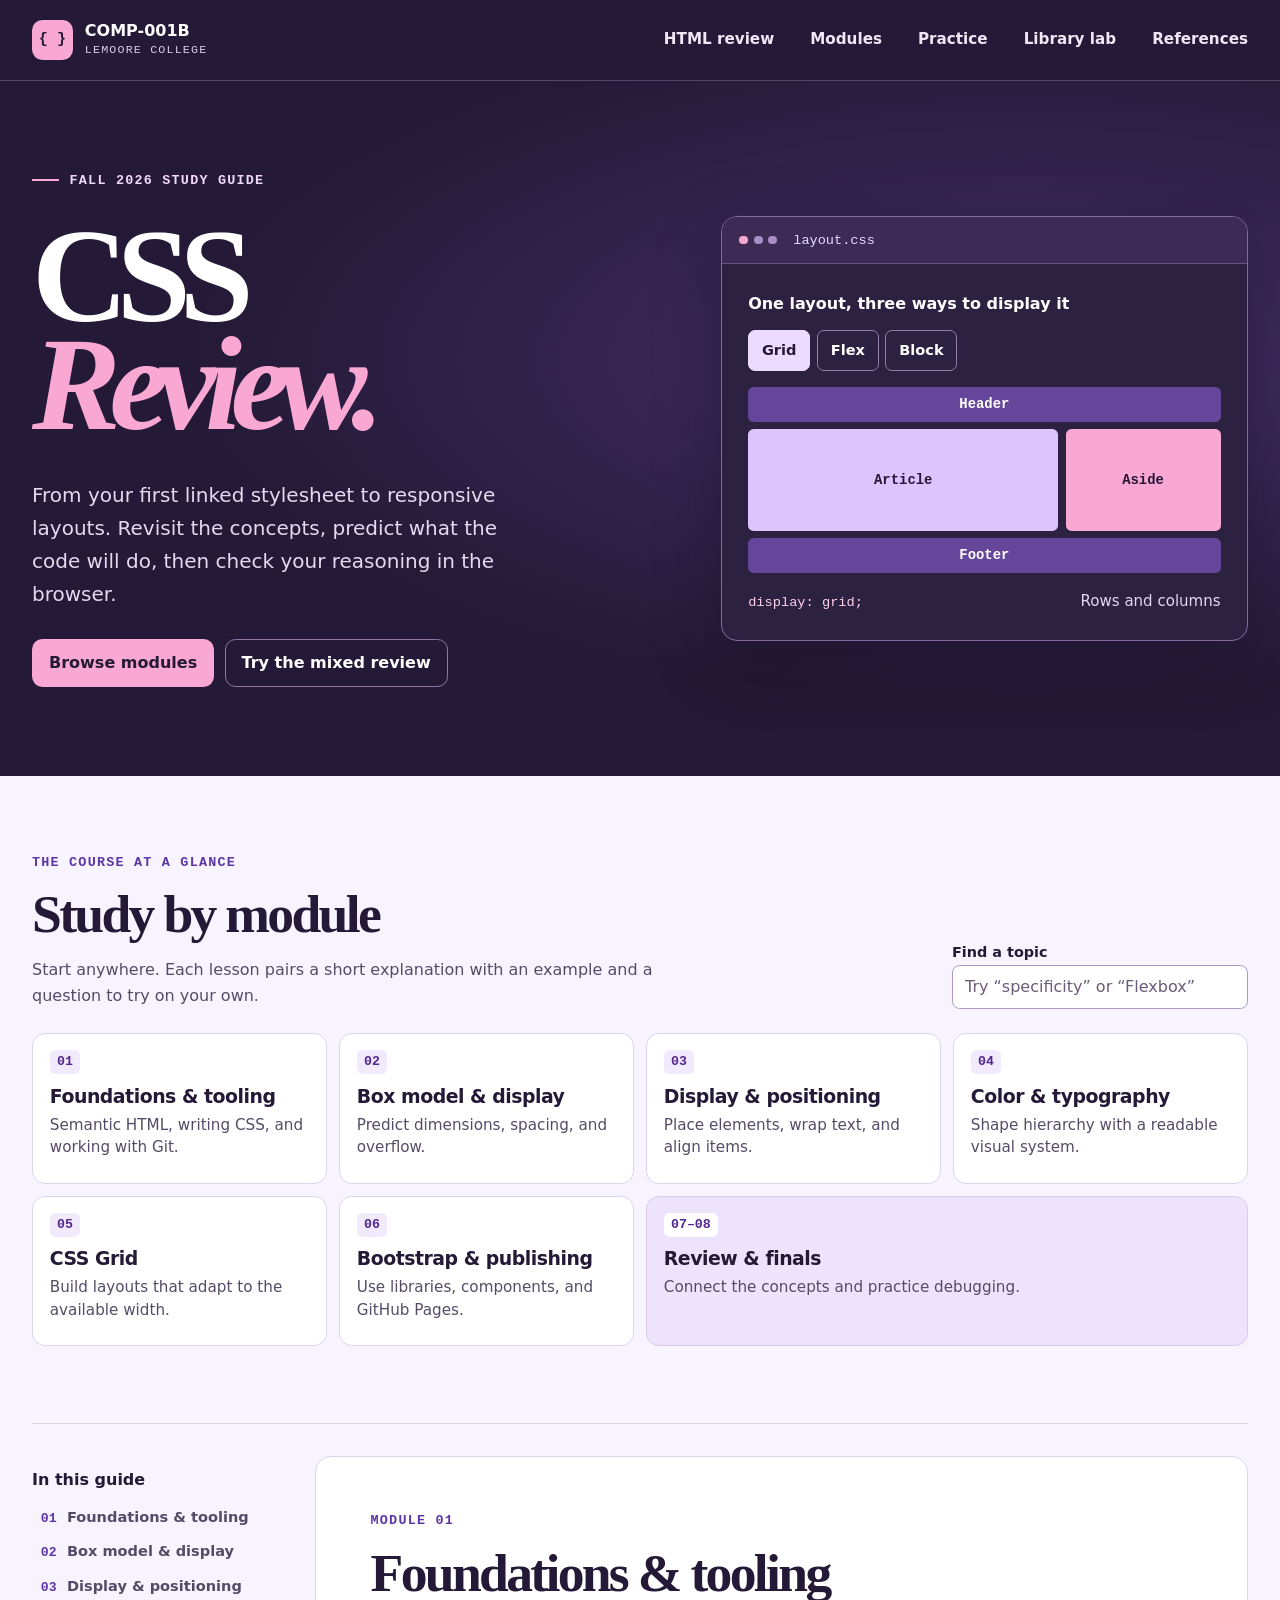
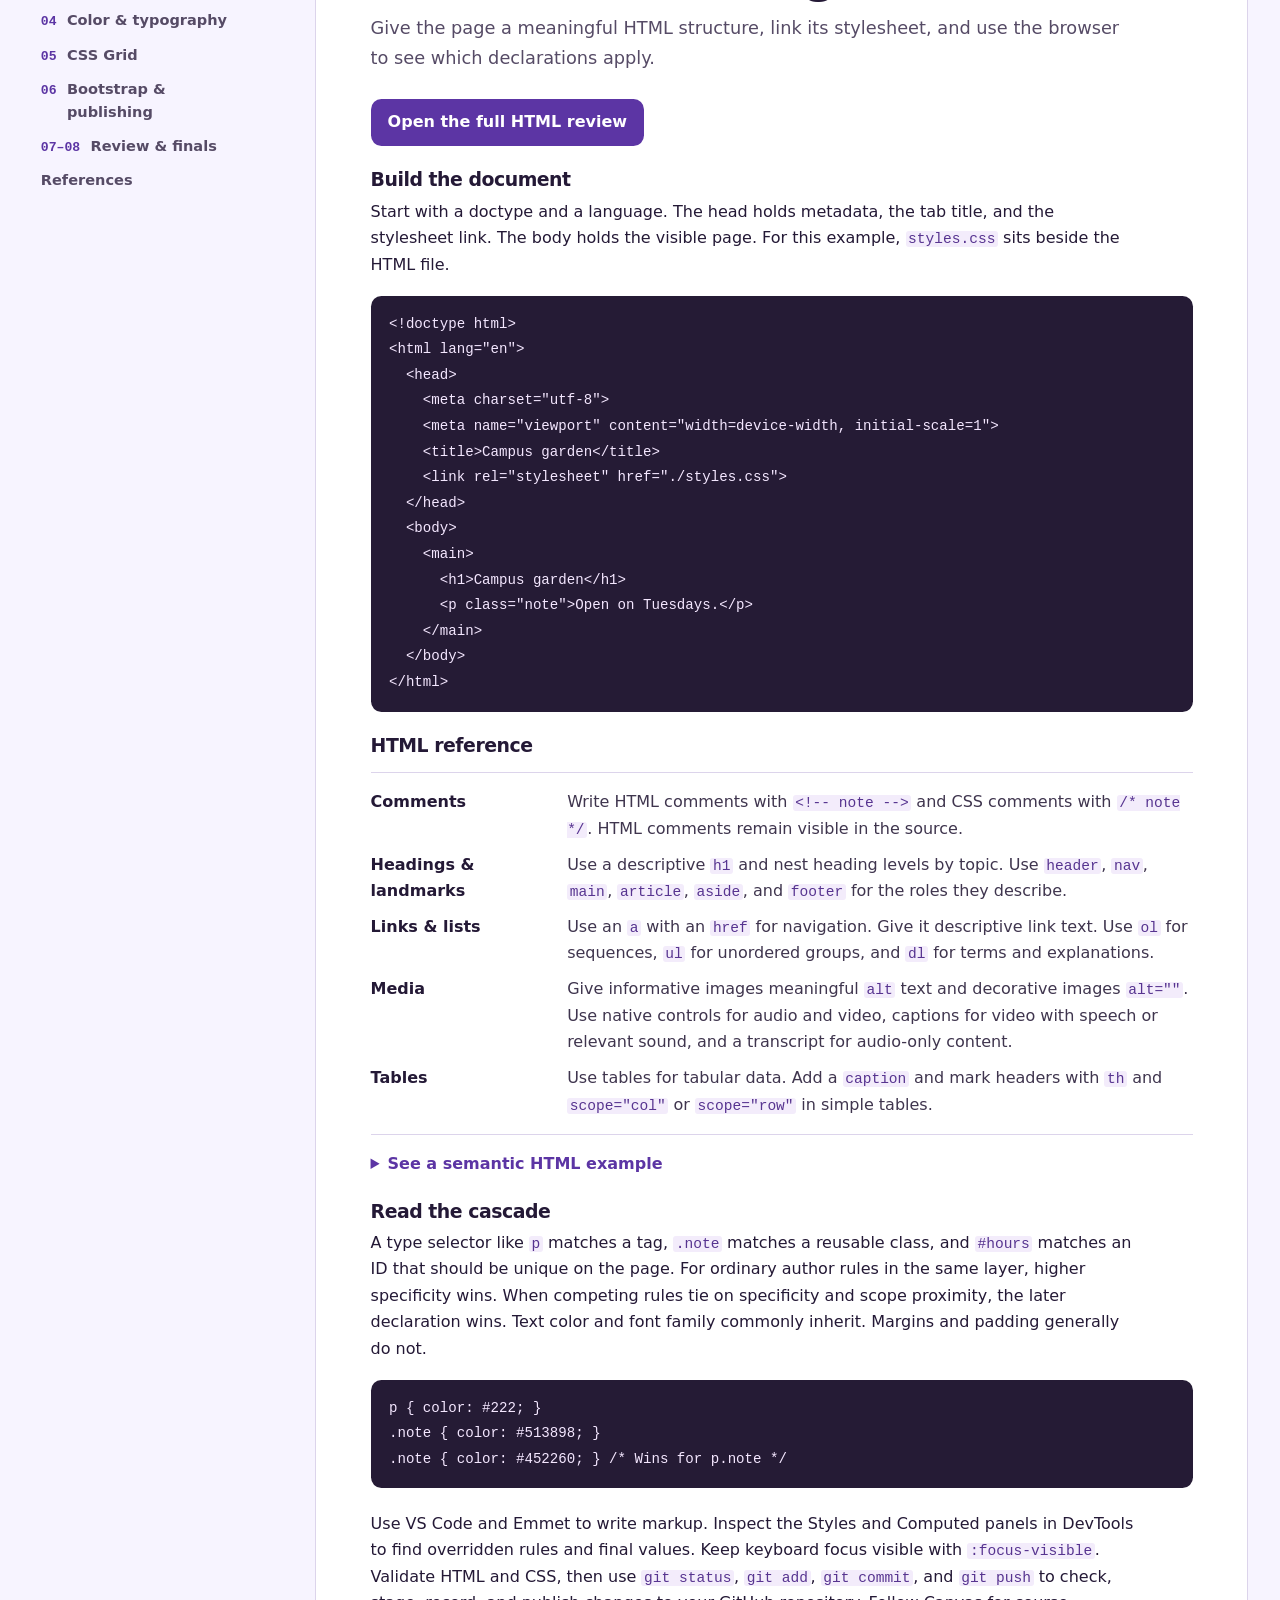
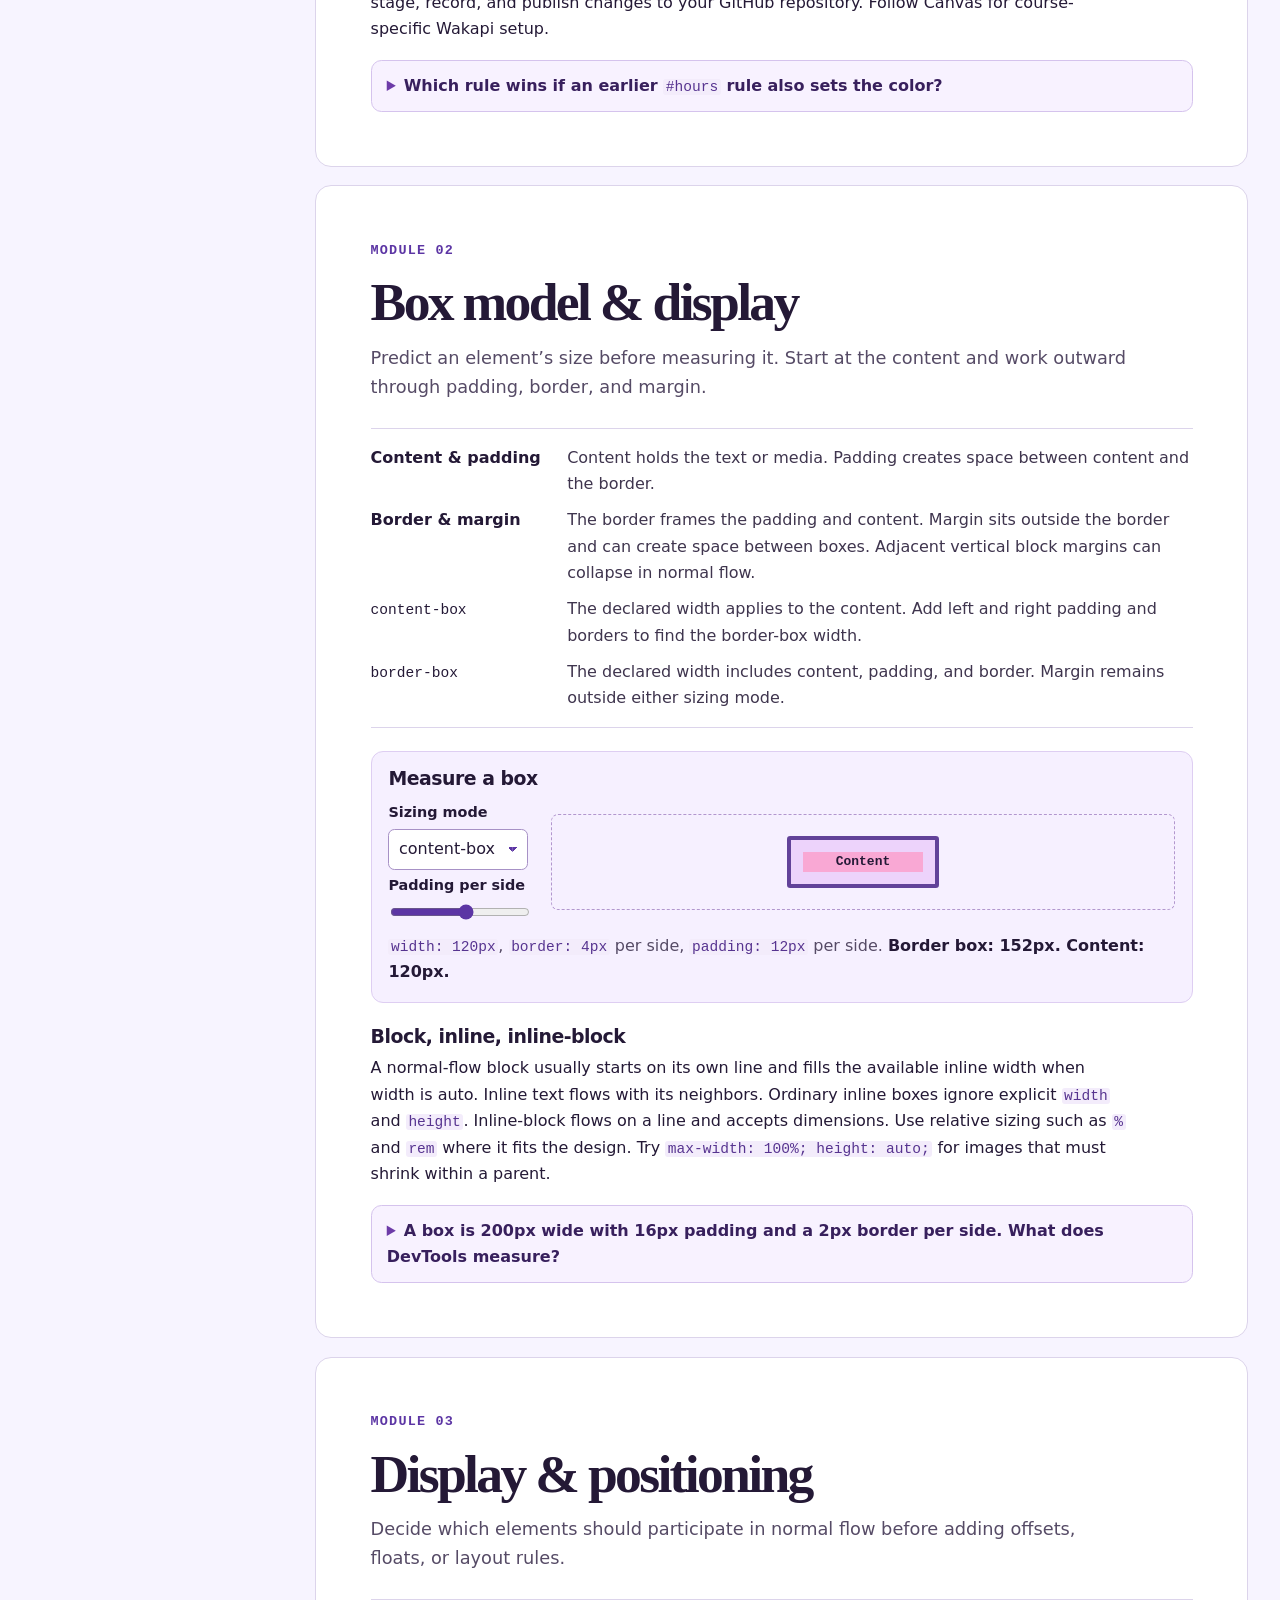
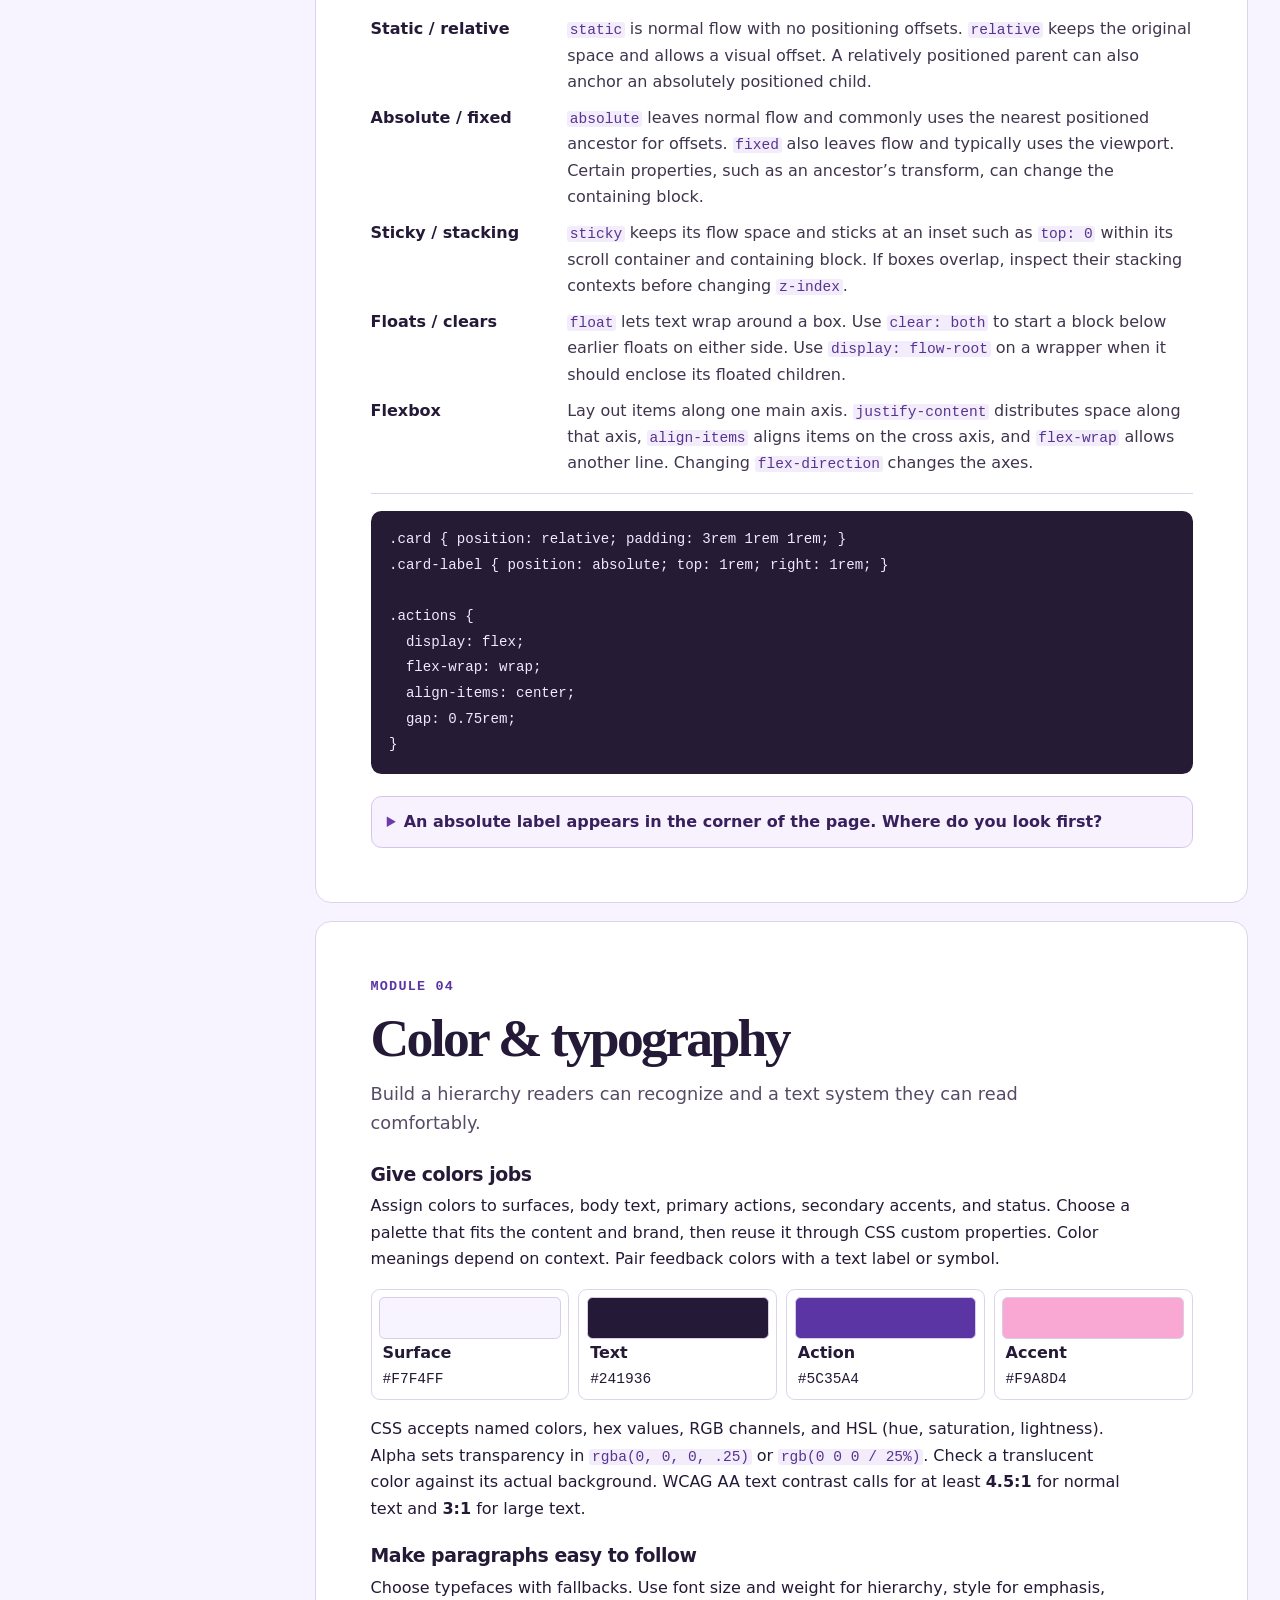
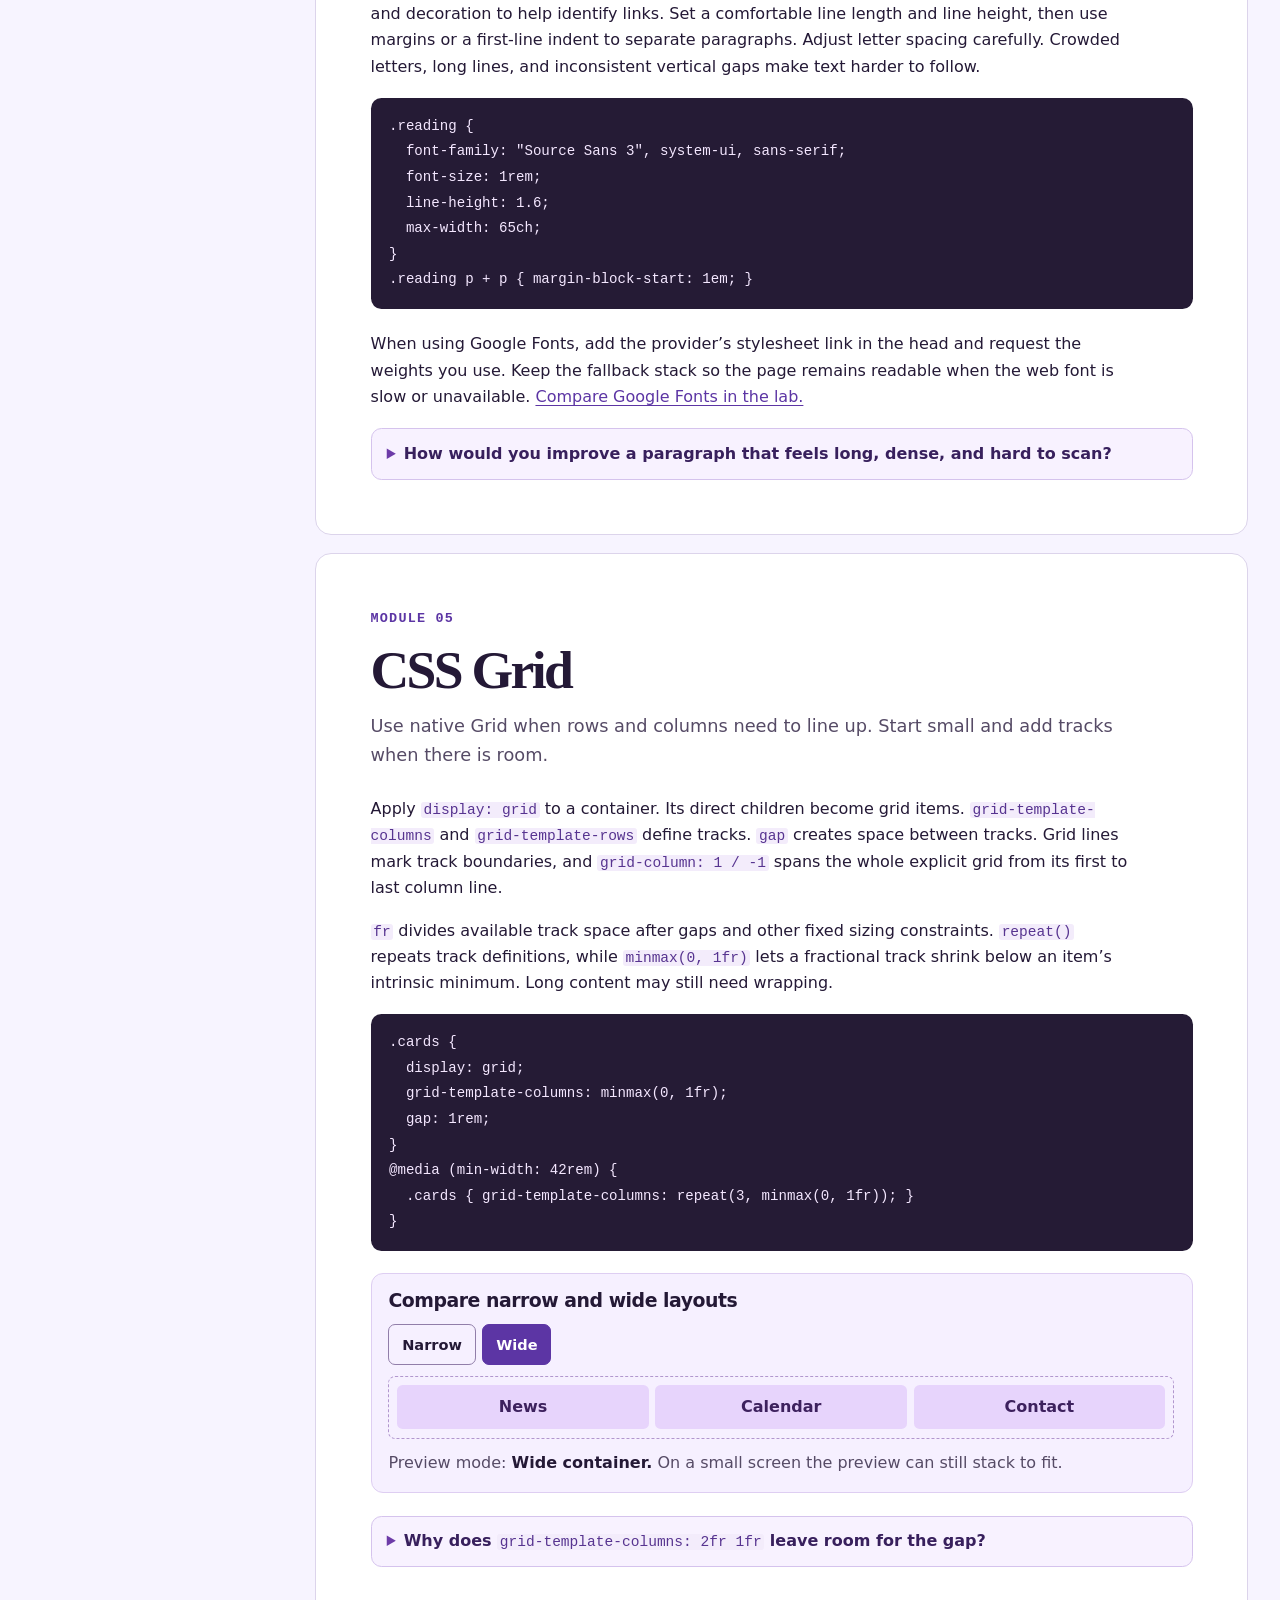
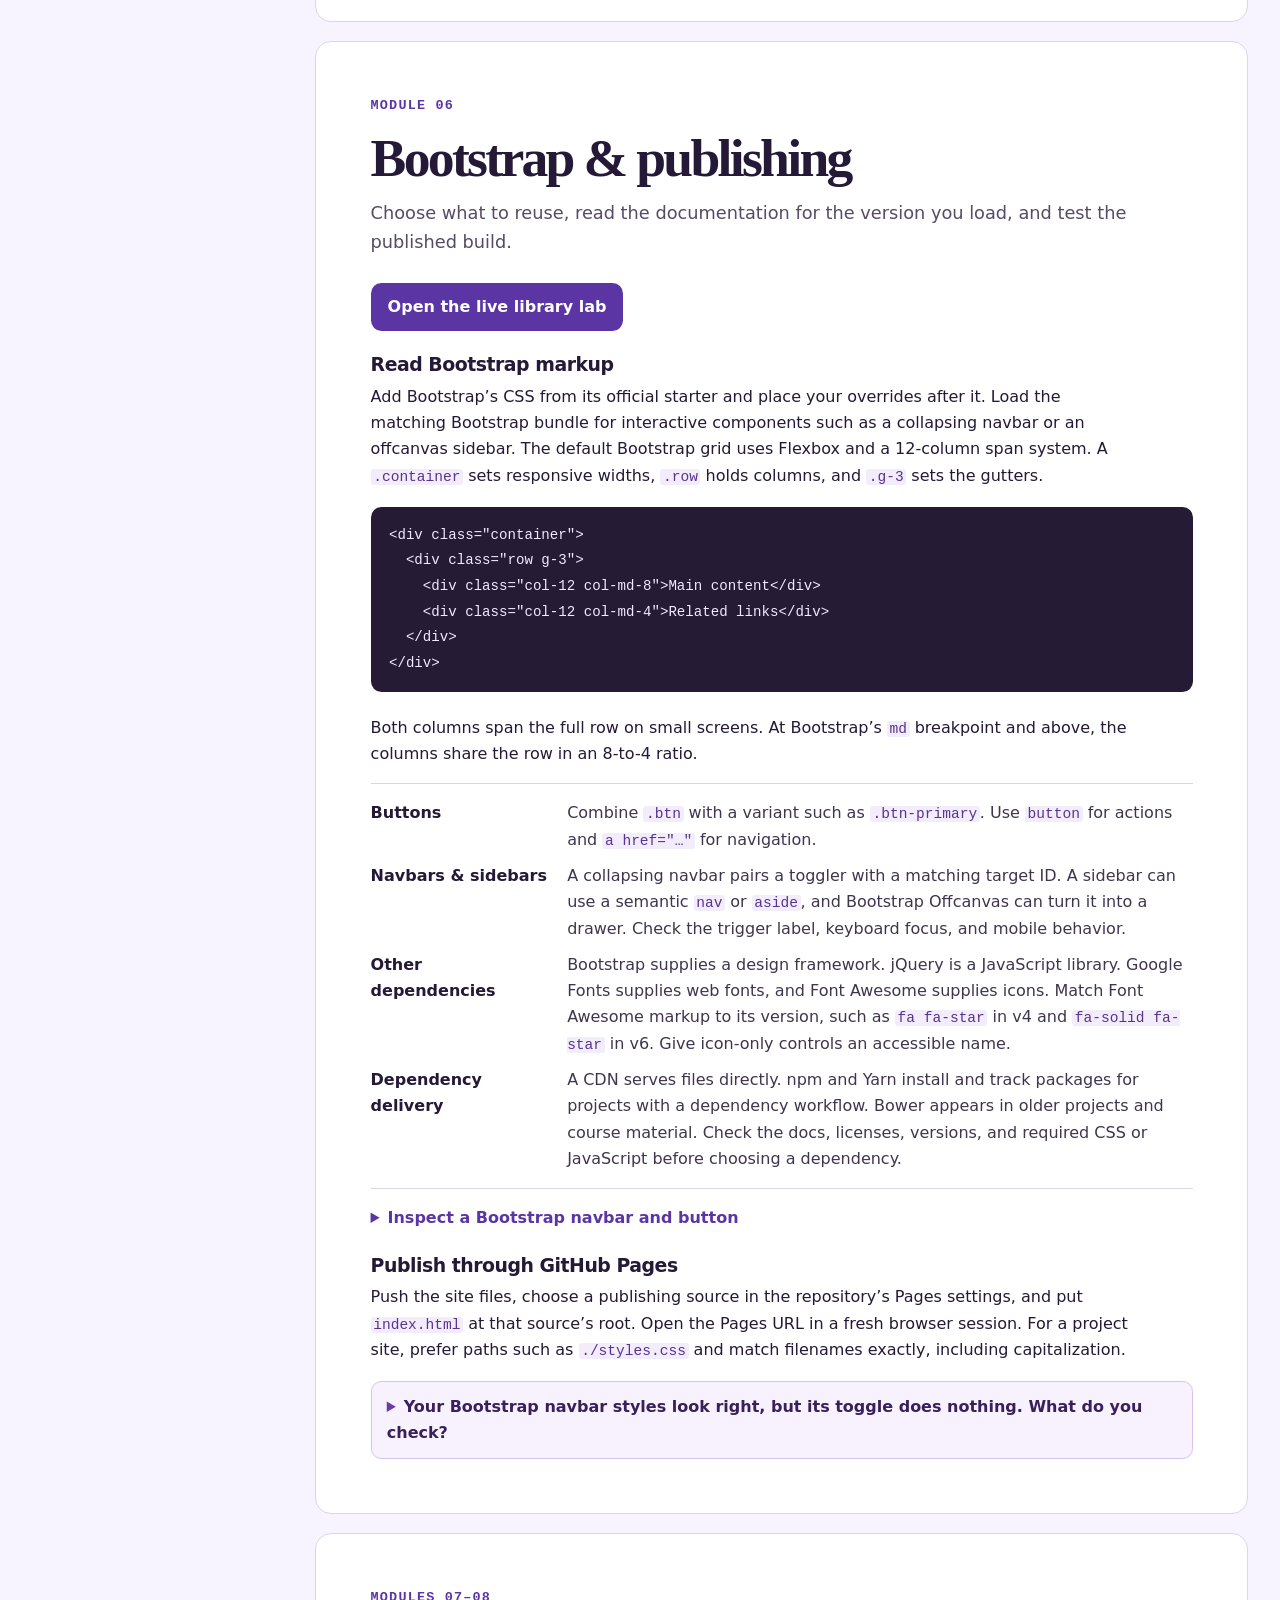
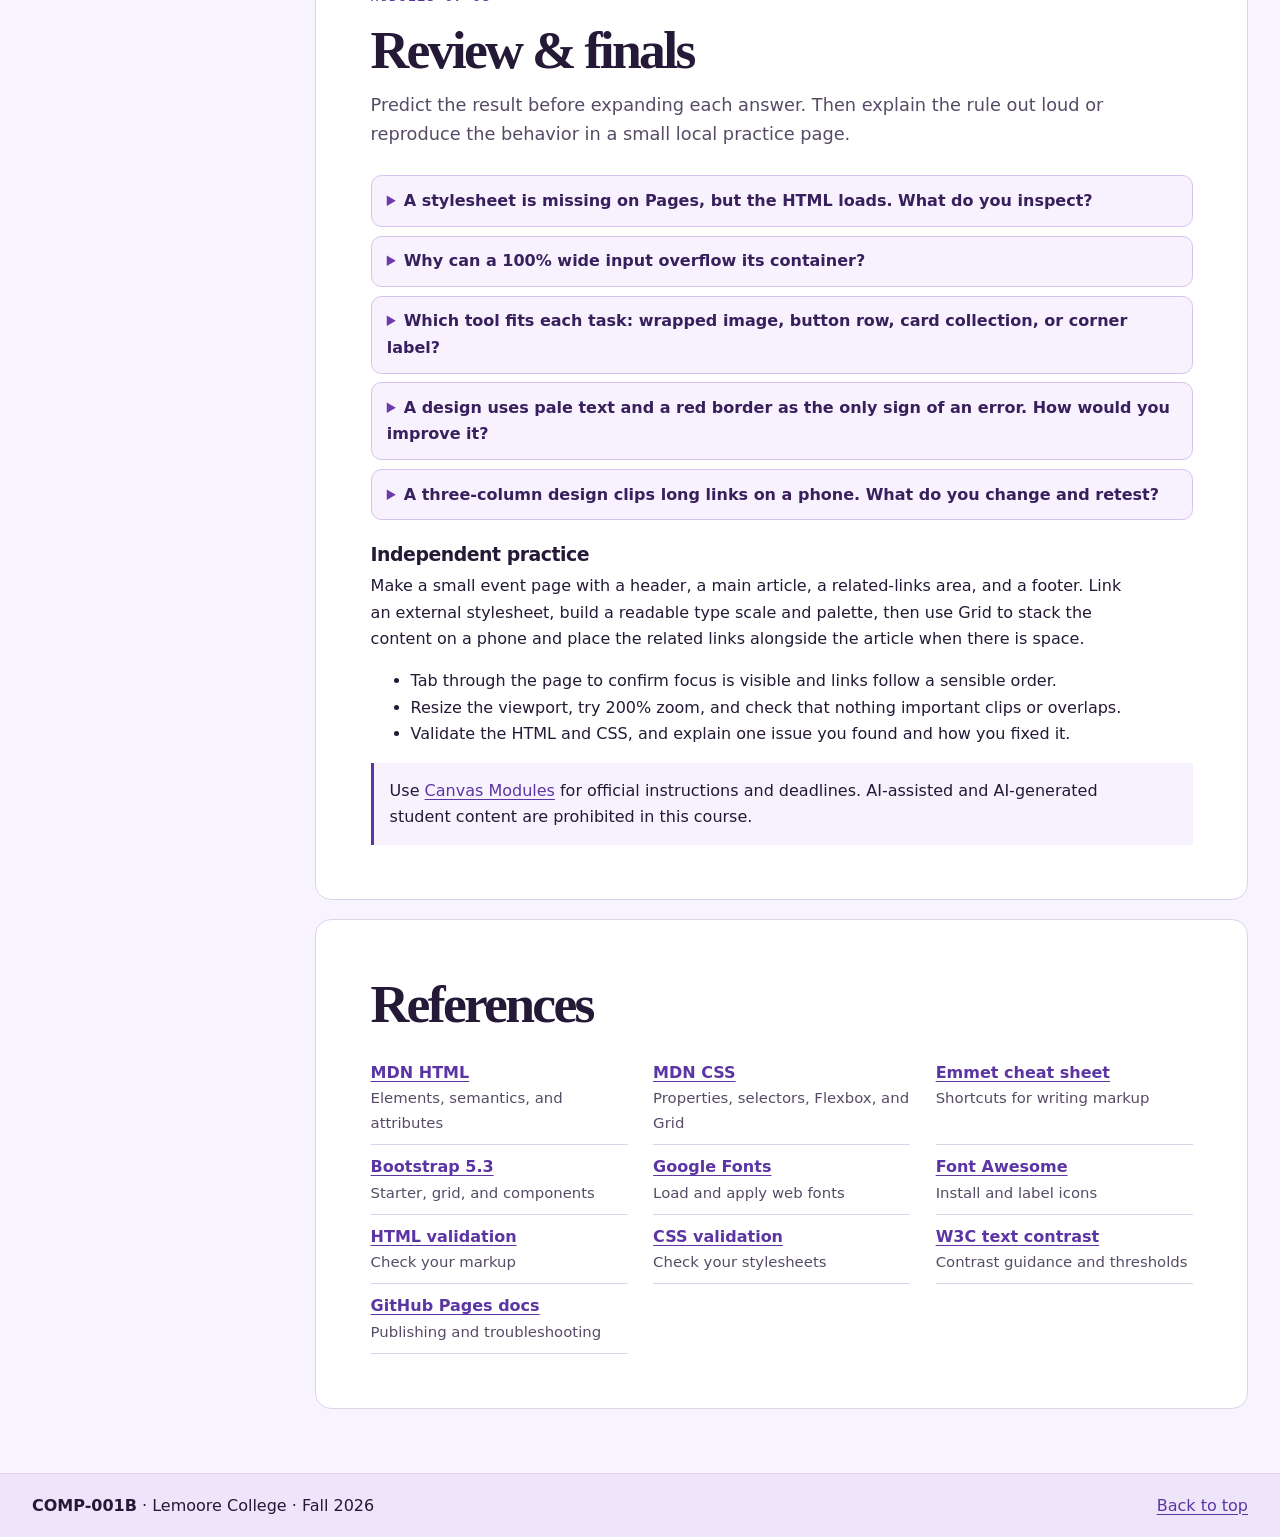
<file: index.html>
<!doctype html>
<html lang="en">
<head>
  <meta charset="utf-8">
  <meta name="viewport" content="width=device-width, initial-scale=1">
  <meta name="description" content="Review the full Fall 2026 COMP-001B CSS course with examples, live demos, and practice questions.">
  <meta name="theme-color" content="#241936">
  <title>CSS Review · COMP-001B · Fall 2026</title>
  <link rel="stylesheet" href="./styles.css">
  <script src="./review.js" defer></script>
</head>
<body>
  <a class="skip" href="#main">Skip to content</a>
  <header class="site-header" id="top">
    <div class="wrap header-inner">
      <a class="brand" href="#top"><span class="brand-mark" aria-hidden="true">{ }</span><span>COMP-001B <small>LEMOORE COLLEGE</small></span></a>
      <nav class="site-nav" aria-label="Main">
        <a href="./html-review.html">HTML review</a>
        <a href="#modules">Modules</a>
        <a href="#practice">Practice</a>
        <a href="./libraries.html">Library lab</a>
        <a href="#references">References</a>
      </nav>
    </div>
  </header>

  <main id="main">
    <section class="hero" aria-labelledby="title">
      <div class="wrap hero-inner">
        <div class="hero-copy">
          <p class="eyebrow"><span class="accent-line"></span> FALL 2026 STUDY GUIDE</p>
          <h1 id="title">CSS<br><em>Review.</em></h1>
          <p class="hero-lead">From your first linked stylesheet to responsive layouts. Revisit the concepts, predict what the code will do, then check your reasoning in the browser.</p>
          <div class="hero-actions">
            <a class="button button-bright" href="#modules">Browse modules</a>
            <a class="button button-quiet" href="#practice">Try the mixed review</a>
          </div>
        </div>
        <div class="hero-demo" role="group" aria-labelledby="layout-caption">
          <div class="demo-bar"><span aria-hidden="true" class="window-dots"><i></i><i></i><i></i></span><span>layout.css</span></div>
          <div class="hero-demo-body">
            <p class="demo-caption" id="layout-caption">One layout, three ways to display it</p>
            <div class="mode-buttons js-only" role="group" aria-label="Layout mode">
              <button type="button" data-mode="grid" aria-pressed="true">Grid</button>
              <button type="button" data-mode="flex" aria-pressed="false">Flex</button>
              <button type="button" data-mode="block" aria-pressed="false">Block</button>
            </div>
            <div class="layout-preview" id="layout-preview" data-layout="grid" aria-hidden="true">
              <span>Header</span><span>Article</span><span>Aside</span><span>Footer</span>
            </div>
            <p class="demo-code"><code id="layout-code">display: grid;</code><span id="layout-note" aria-live="polite">Rows and columns</span></p>
          </div>
        </div>
      </div>
    </section>

    <div class="wrap">
      <section class="module-map" id="modules" aria-labelledby="modules-title">
        <div class="section-intro">
          <div>
            <p class="eyebrow">THE COURSE AT A GLANCE</p>
            <h2 id="modules-title">Study by module</h2>
            <p>Start anywhere. Each lesson pairs a short explanation with an example and a question to try on your own.</p>
          </div>
          <div class="topic-search js-only">
            <label for="topic-search">Find a topic</label>
            <input type="search" id="topic-search" placeholder="Try “specificity” or “Flexbox”">
          </div>
        </div>
        <p id="search-status" role="status" class="search-status"></p>
        <ol class="module-cards">
          <li data-topics="html headings comments links hyperlinks lists media images video audio tables forms labels semantics emmet git github vscode wakapi selectors specificity cascade inheritance focus validation"><a href="#foundations"><span class="module-number">01</span><h3>Foundations &amp; tooling</h3><p>Semantic HTML, writing CSS, and working with Git.</p></a></li>
          <li data-topics="box model content-box border-box margin border padding width rem percent DevTools inline block inline-block display overflow sizing"><a href="#box-model"><span class="module-number">02</span><h3>Box model &amp; display</h3><p>Predict dimensions, spacing, and overflow.</p></a></li>
          <li data-topics="position normal flow static relative absolute fixed sticky inset float clear clearfix flow-root flexbox axis z-index"><a href="#positioning"><span class="module-number">03</span><h3>Display &amp; positioning</h3><p>Place elements, wrap text, and align items.</p></a></li>
          <li data-topics="color colours brand palette rgb rgba hsl hex contrast accessibility typography fonts google fonts vertical rhythm line height spacing"><a href="#design"><span class="module-number">04</span><h3>Color &amp; typography</h3><p>Shape hierarchy with a readable visual system.</p></a></li>
          <li data-topics="grid row column track line gap gutters container fr minmax repeat media query responsive bootstrap layout"><a href="#grid"><span class="module-number">05</span><h3>CSS Grid</h3><p>Build layouts that adapt to the available width.</p></a></li>
          <li data-topics="bootstrap buttons cards badges accordion navbars sidebars offcanvas CDN javascript bundle third party libraries framework jquery font awesome v4 v6 google fonts npm yarn bower github pages hosting deploy"><a href="#bootstrap"><span class="module-number">06</span><h3>Bootstrap &amp; publishing</h3><p>Use libraries, components, and GitHub Pages.</p></a></li>
          <li data-topics="review preparation study practice cumulative quiz finals assessment integration debugging validate keyboard zoom"><a href="#practice"><span class="module-number">07–08</span><h3>Review &amp; finals</h3><p>Connect the concepts and practice debugging.</p></a></li>
        </ol>
      </section>

      <div class="study-layout">
        <aside class="contents">
          <nav aria-label="Study guide contents">
            <h2>In this guide</h2>
            <a href="#foundations">01 <span>Foundations &amp; tooling</span></a>
            <a href="#box-model">02 <span>Box model &amp; display</span></a>
            <a href="#positioning">03 <span>Display &amp; positioning</span></a>
            <a href="#design">04 <span>Color &amp; typography</span></a>
            <a href="#grid">05 <span>CSS Grid</span></a>
            <a href="#bootstrap">06 <span>Bootstrap &amp; publishing</span></a>
            <a href="#practice">07–08 <span>Review &amp; finals</span></a>
            <a href="#references"><span>References</span></a>
          </nav>
        </aside>

        <div class="lessons">
          <section class="lesson" id="foundations" aria-labelledby="foundations-title">
            <p class="eyebrow">MODULE 01</p>
            <h2 id="foundations-title">Foundations &amp; tooling</h2>
            <p class="lesson-lead">Give the page a meaningful HTML structure, link its stylesheet, and use the browser to see which declarations apply.</p>
            <p><a class="button lab-link" href="./html-review.html">Open the full HTML review</a></p>
            <h3>Build the document</h3>
            <p>Start with a doctype and a language. The head holds metadata, the tab title, and the stylesheet link. The body holds the visible page. For this example, <code>styles.css</code> sits beside the HTML file.</p>
            <pre tabindex="0" aria-label="HTML document and linked stylesheet"><code>&lt;!doctype html&gt;
&lt;html lang="en"&gt;
  &lt;head&gt;
    &lt;meta charset="utf-8"&gt;
    &lt;meta name="viewport" content="width=device-width, initial-scale=1"&gt;
    &lt;title&gt;Campus garden&lt;/title&gt;
    &lt;link rel="stylesheet" href="./styles.css"&gt;
  &lt;/head&gt;
  &lt;body&gt;
    &lt;main&gt;
      &lt;h1&gt;Campus garden&lt;/h1&gt;
      &lt;p class="note"&gt;Open on Tuesdays.&lt;/p&gt;
    &lt;/main&gt;
  &lt;/body&gt;
&lt;/html&gt;</code></pre>
            <h3>HTML reference</h3>
            <dl class="definition-list">
              <dt>Comments</dt><dd>Write HTML comments with <code>&lt;!-- note --&gt;</code> and CSS comments with <code>/* note */</code>. HTML comments remain visible in the source.</dd>
              <dt>Headings &amp; landmarks</dt><dd>Use a descriptive <code>h1</code> and nest heading levels by topic. Use <code>header</code>, <code>nav</code>, <code>main</code>, <code>article</code>, <code>aside</code>, and <code>footer</code> for the roles they describe.</dd>
              <dt>Links &amp; lists</dt><dd>Use an <code>a</code> with an <code>href</code> for navigation. Give it descriptive link text. Use <code>ol</code> for sequences, <code>ul</code> for unordered groups, and <code>dl</code> for terms and explanations.</dd>
              <dt>Media</dt><dd>Give informative images meaningful <code>alt</code> text and decorative images <code>alt=""</code>. Use native controls for audio and video, captions for video with speech or relevant sound, and a transcript for audio-only content.</dd>
              <dt>Tables</dt><dd>Use tables for tabular data. Add a <code>caption</code> and mark headers with <code>th</code> and <code>scope="col"</code> or <code>scope="row"</code> in simple tables.</dd>
            </dl>
            <details class="worked-example">
              <summary>See a semantic HTML example</summary>
              <pre tabindex="0" aria-label="Headings, links, lists, and table markup"><code>&lt;!-- Garden information --&gt;
&lt;section aria-labelledby="visit-title"&gt;
  &lt;h2 id="visit-title"&gt;Plan a visit&lt;/h2&gt;
  &lt;ul&gt;
    &lt;li&gt;Wear closed-toe shoes.&lt;/li&gt;
    &lt;li&gt;&lt;a href="./map.html"&gt;Find the garden entrance&lt;/a&gt;&lt;/li&gt;
  &lt;/ul&gt;
  &lt;table&gt;
    &lt;caption&gt;Open hours&lt;/caption&gt;
    &lt;thead&gt;
      &lt;tr&gt;&lt;th scope="col"&gt;Day&lt;/th&gt;&lt;th scope="col"&gt;Time&lt;/th&gt;&lt;/tr&gt;
    &lt;/thead&gt;
    &lt;tbody&gt;
      &lt;tr&gt;&lt;th scope="row"&gt;Tuesday&lt;/th&gt;&lt;td&gt;9 a.m.–noon&lt;/td&gt;&lt;/tr&gt;
    &lt;/tbody&gt;
  &lt;/table&gt;
&lt;/section&gt;</code></pre>
            </details>
            <h3>Read the cascade</h3>
            <p>A type selector like <code>p</code> matches a tag, <code>.note</code> matches a reusable class, and <code>#hours</code> matches an ID that should be unique on the page. For ordinary author rules in the same layer, higher specificity wins. When competing rules tie on specificity and scope proximity, the later declaration wins. Text color and font family commonly inherit. Margins and padding generally do not.</p>
            <pre tabindex="0" aria-label="Competing CSS selectors"><code>p { color: #222; }
.note { color: #513898; }
.note { color: #452260; } /* Wins for p.note */</code></pre>
            <p>Use VS Code and Emmet to write markup. Inspect the Styles and Computed panels in DevTools to find overridden rules and final values. Keep keyboard focus visible with <code>:focus-visible</code>. Validate HTML and CSS, then use <code>git status</code>, <code>git add</code>, <code>git commit</code>, and <code>git push</code> to check, stage, record, and publish changes to your GitHub repository. Follow Canvas for course-specific Wakapi setup.</p>
            <details class="self-check"><summary>Which rule wins if an earlier <code>#hours</code> rule also sets the color?</summary><p>The ID rule wins among these ordinary, same-layer author rules. Its specificity is higher than the class and type selectors. Confirm the result in DevTools.</p></details>
          </section>

          <section class="lesson" id="box-model" aria-labelledby="box-title">
            <p class="eyebrow">MODULE 02</p>
            <h2 id="box-title">Box model &amp; display</h2>
            <p class="lesson-lead">Predict an element’s size before measuring it. Start at the content and work outward through padding, border, and margin.</p>
            <dl class="definition-list">
              <dt>Content &amp; padding</dt><dd>Content holds the text or media. Padding creates space between content and the border.</dd>
              <dt>Border &amp; margin</dt><dd>The border frames the padding and content. Margin sits outside the border and can create space between boxes. Adjacent vertical block margins can collapse in normal flow.</dd>
              <dt><code>content-box</code></dt><dd>The declared width applies to the content. Add left and right padding and borders to find the border-box width.</dd>
              <dt><code>border-box</code></dt><dd>The declared width includes content, padding, and border. Margin remains outside either sizing mode.</dd>
            </dl>
            <div class="lab" aria-labelledby="box-lab-label">
              <h3 id="box-lab-label">Measure a box</h3>
              <div class="box-lab">
                <div class="box-controls js-only">
                  <label for="box-mode">Sizing mode</label>
                  <select id="box-mode"><option value="content-box">content-box</option><option value="border-box">border-box</option></select>
                  <label for="box-padding">Padding per side</label>
                  <input id="box-padding" type="range" min="0" max="22" step="1" value="12">
                </div>
                <div class="box-workspace" aria-hidden="true"><div id="box-demo" class="box-demo"><span>Content</span></div></div>
              </div>
              <p class="lab-output"><code>width: 120px</code>, <code>border: 4px</code> per side, <code id="padding-text">padding: 12px</code> per side. <strong id="box-result" aria-live="polite">Border box: 152px. Content: 120px.</strong></p>
            </div>
            <h3>Block, inline, inline-block</h3>
            <p>A normal-flow block usually starts on its own line and fills the available inline width when width is auto. Inline text flows with its neighbors. Ordinary inline boxes ignore explicit <code>width</code> and <code>height</code>. Inline-block flows on a line and accepts dimensions. Use relative sizing such as <code>%</code> and <code>rem</code> where it fits the design. Try <code>max-width: 100%; height: auto;</code> for images that must shrink within a parent.</p>
            <details class="self-check"><summary>A box is 200px wide with 16px padding and a 2px border per side. What does DevTools measure?</summary><p>Under <code>content-box</code>, the border box is <code>200 + 32 + 4 = 236px</code>. Under <code>border-box</code>, it is 200px and the content is 164px wide. The element’s margins are outside both measurements.</p></details>
          </section>

          <section class="lesson" id="positioning" aria-labelledby="position-title">
            <p class="eyebrow">MODULE 03</p>
            <h2 id="position-title">Display &amp; positioning</h2>
            <p class="lesson-lead">Decide which elements should participate in normal flow before adding offsets, floats, or layout rules.</p>
            <dl class="definition-list">
              <dt>Static / relative</dt><dd><code>static</code> is normal flow with no positioning offsets. <code>relative</code> keeps the original space and allows a visual offset. A relatively positioned parent can also anchor an absolutely positioned child.</dd>
              <dt>Absolute / fixed</dt><dd><code>absolute</code> leaves normal flow and commonly uses the nearest positioned ancestor for offsets. <code>fixed</code> also leaves flow and typically uses the viewport. Certain properties, such as an ancestor’s transform, can change the containing block.</dd>
              <dt>Sticky / stacking</dt><dd><code>sticky</code> keeps its flow space and sticks at an inset such as <code>top: 0</code> within its scroll container and containing block. If boxes overlap, inspect their stacking contexts before changing <code>z-index</code>.</dd>
              <dt>Floats / clears</dt><dd><code>float</code> lets text wrap around a box. Use <code>clear: both</code> to start a block below earlier floats on either side. Use <code>display: flow-root</code> on a wrapper when it should enclose its floated children.</dd>
              <dt>Flexbox</dt><dd>Lay out items along one main axis. <code>justify-content</code> distributes space along that axis, <code>align-items</code> aligns items on the cross axis, and <code>flex-wrap</code> allows another line. Changing <code>flex-direction</code> changes the axes.</dd>
            </dl>
            <pre tabindex="0" aria-label="Positioned label and flexible actions"><code>.card { position: relative; padding: 3rem 1rem 1rem; }
.card-label { position: absolute; top: 1rem; right: 1rem; }

.actions {
  display: flex;
  flex-wrap: wrap;
  align-items: center;
  gap: 0.75rem;
}</code></pre>
            <details class="self-check"><summary>An absolute label appears in the corner of the page. Where do you look first?</summary><p>Inspect its containing block. If the intended card has no positioning, add <code>position: relative</code> to the card, then check the label’s offsets. Reserve room so the label and content can coexist on a narrow screen.</p></details>
          </section>

          <section class="lesson" id="design" aria-labelledby="design-title">
            <p class="eyebrow">MODULE 04</p>
            <h2 id="design-title">Color &amp; typography</h2>
            <p class="lesson-lead">Build a hierarchy readers can recognize and a text system they can read comfortably.</p>
            <h3>Give colors jobs</h3>
            <p>Assign colors to surfaces, body text, primary actions, secondary accents, and status. Choose a palette that fits the content and brand, then reuse it through CSS custom properties. Color meanings depend on context. Pair feedback colors with a text label or symbol.</p>
            <ul class="swatches" aria-label="Example color roles">
              <li><span class="swatch swatch-surface"></span><strong>Surface</strong><code>#F7F4FF</code></li>
              <li><span class="swatch swatch-ink"></span><strong>Text</strong><code>#241936</code></li>
              <li><span class="swatch swatch-action"></span><strong>Action</strong><code>#5C35A4</code></li>
              <li><span class="swatch swatch-accent"></span><strong>Accent</strong><code>#F9A8D4</code></li>
            </ul>
            <p>CSS accepts named colors, hex values, RGB channels, and HSL (hue, saturation, lightness). Alpha sets transparency in <code>rgba(0, 0, 0, .25)</code> or <code>rgb(0 0 0 / 25%)</code>. Check a translucent color against its actual background. WCAG AA text contrast calls for at least <strong>4.5:1</strong> for normal text and <strong>3:1</strong> for large text.</p>
            <h3>Make paragraphs easy to follow</h3>
            <p>Choose typefaces with fallbacks. Use font size and weight for hierarchy, style for emphasis, and decoration to help identify links. Set a comfortable line length and line height, then use margins or a first-line indent to separate paragraphs. Adjust letter spacing carefully. Crowded letters, long lines, and inconsistent vertical gaps make text harder to follow.</p>
            <pre tabindex="0" aria-label="Typography rule with fallbacks and measure"><code>.reading {
  font-family: "Source Sans 3", system-ui, sans-serif;
  font-size: 1rem;
  line-height: 1.6;
  max-width: 65ch;
}
.reading p + p { margin-block-start: 1em; }</code></pre>
            <p>When using Google Fonts, add the provider’s stylesheet link in the head and request the weights you use. Keep the fallback stack so the page remains readable when the web font is slow or unavailable. <a href="./libraries.html#google-fonts">Compare Google Fonts in the lab.</a></p>
            <details class="self-check"><summary>How would you improve a paragraph that feels long, dense, and hard to scan?</summary><p>Start with a shorter measure and more line height. Group ideas into shorter paragraphs, set a consistent gap, and check weight, size, and contrast on a narrow screen. Test at 200% zoom.</p></details>
          </section>

          <section class="lesson" id="grid" aria-labelledby="grid-title">
            <p class="eyebrow">MODULE 05</p>
            <h2 id="grid-title">CSS Grid</h2>
            <p class="lesson-lead">Use native Grid when rows and columns need to line up. Start small and add tracks when there is room.</p>
            <p>Apply <code>display: grid</code> to a container. Its direct children become grid items. <code>grid-template-columns</code> and <code>grid-template-rows</code> define tracks. <code>gap</code> creates space between tracks. Grid lines mark track boundaries, and <code>grid-column: 1 / -1</code> spans the whole explicit grid from its first to last column line.</p>
            <p><code>fr</code> divides available track space after gaps and other fixed sizing constraints. <code>repeat()</code> repeats track definitions, while <code>minmax(0, 1fr)</code> lets a fractional track shrink below an item’s intrinsic minimum. Long content may still need wrapping.</p>
            <pre tabindex="0" aria-label="Responsive native CSS Grid"><code>.cards {
  display: grid;
  grid-template-columns: minmax(0, 1fr);
  gap: 1rem;
}
@media (min-width: 42rem) {
  .cards { grid-template-columns: repeat(3, minmax(0, 1fr)); }
}</code></pre>
            <div class="lab" aria-labelledby="grid-lab-label">
              <h3 id="grid-lab-label">Compare narrow and wide layouts</h3>
              <div class="grid-control js-only" role="group" aria-label="Grid preview width">
                <button type="button" data-grid-width="narrow" aria-pressed="false">Narrow</button>
                <button type="button" data-grid-width="wide" aria-pressed="true">Wide</button>
              </div>
              <div class="grid-frame" id="grid-frame" data-width="wide">
                <div class="grid-sample"><span>News</span><span>Calendar</span><span>Contact</span></div>
              </div>
              <p class="lab-output">Preview mode: <strong id="grid-result" aria-live="polite">Wide container.</strong> On a small screen the preview can still stack to fit.</p>
            </div>
            <details class="self-check"><summary>Why does <code>grid-template-columns: 2fr 1fr</code> leave room for the gap?</summary><p>Grid subtracts the gap before sharing the available track space. With 600px to fill and a 24px gap, 576px remains. If item sizes impose no extra constraints, the tracks measure 384px and 192px.</p></details>
          </section>

          <section class="lesson" id="bootstrap" aria-labelledby="bootstrap-title">
            <p class="eyebrow">MODULE 06</p>
            <h2 id="bootstrap-title">Bootstrap &amp; publishing</h2>
            <p class="lesson-lead">Choose what to reuse, read the documentation for the version you load, and test the published build.</p>
            <p><a class="button lab-link" href="./libraries.html">Open the live library lab</a></p>
            <h3>Read Bootstrap markup</h3>
            <p>Add Bootstrap’s CSS from its official starter and place your overrides after it. Load the matching Bootstrap bundle for interactive components such as a collapsing navbar or an offcanvas sidebar. The default Bootstrap grid uses Flexbox and a 12-column span system. A <code>.container</code> sets responsive widths, <code>.row</code> holds columns, and <code>.g-3</code> sets the gutters.</p>
            <pre tabindex="0" aria-label="A responsive Bootstrap row"><code>&lt;div class="container"&gt;
  &lt;div class="row g-3"&gt;
    &lt;div class="col-12 col-md-8"&gt;Main content&lt;/div&gt;
    &lt;div class="col-12 col-md-4"&gt;Related links&lt;/div&gt;
  &lt;/div&gt;
&lt;/div&gt;</code></pre>
            <p>Both columns span the full row on small screens. At Bootstrap’s <code>md</code> breakpoint and above, the columns share the row in an 8-to-4 ratio.</p>
            <dl class="definition-list">
              <dt>Buttons</dt><dd>Combine <code>.btn</code> with a variant such as <code>.btn-primary</code>. Use <code>button</code> for actions and <code>a href="…"</code> for navigation.</dd>
              <dt>Navbars &amp; sidebars</dt><dd>A collapsing navbar pairs a toggler with a matching target ID. A sidebar can use a semantic <code>nav</code> or <code>aside</code>, and Bootstrap Offcanvas can turn it into a drawer. Check the trigger label, keyboard focus, and mobile behavior.</dd>
              <dt>Other dependencies</dt><dd>Bootstrap supplies a design framework. jQuery is a JavaScript library. Google Fonts supplies web fonts, and Font Awesome supplies icons. Match Font Awesome markup to its version, such as <code>fa fa-star</code> in v4 and <code>fa-solid fa-star</code> in v6. Give icon-only controls an accessible name.</dd>
              <dt>Dependency delivery</dt><dd>A CDN serves files directly. npm and Yarn install and track packages for projects with a dependency workflow. Bower appears in older projects and course material. Check the docs, licenses, versions, and required CSS or JavaScript before choosing a dependency.</dd>
            </dl>
            <details class="worked-example">
              <summary>Inspect a Bootstrap navbar and button</summary>
              <p>This component assumes the starter’s CSS and JavaScript bundle are loaded. Match the toggler’s <code>data-bs-target</code> and <code>aria-controls</code> to the collapse ID.</p>
              <pre tabindex="0" aria-label="Bootstrap navbar and link styled as a button"><code>&lt;nav class="navbar navbar-expand-md" aria-label="Garden"&gt;
  &lt;div class="container"&gt;
    &lt;a class="navbar-brand" href="./"&gt;Campus Garden&lt;/a&gt;
    &lt;button class="navbar-toggler" type="button"
            data-bs-toggle="collapse" data-bs-target="#garden-menu"
            aria-controls="garden-menu" aria-expanded="false"
            aria-label="Toggle garden navigation"&gt;
      &lt;span class="navbar-toggler-icon"&gt;&lt;/span&gt;
    &lt;/button&gt;
    &lt;div class="collapse navbar-collapse" id="garden-menu"&gt;
      &lt;div class="navbar-nav"&gt;
        &lt;a class="nav-link" href="#hours"&gt;Hours&lt;/a&gt;
      &lt;/div&gt;
      &lt;a class="btn btn-primary ms-md-auto" href="./map.html"&gt;
        View garden map
      &lt;/a&gt;
    &lt;/div&gt;
  &lt;/div&gt;
&lt;/nav&gt;</code></pre>
              <p>For a slide-out sidebar, use the <a href="https://getbootstrap.com/docs/5.3/components/offcanvas/">Bootstrap Offcanvas pattern</a> with a named panel and a close control.</p>
            </details>
            <h3>Publish through GitHub Pages</h3>
            <p>Push the site files, choose a publishing source in the repository’s Pages settings, and put <code>index.html</code> at that source’s root. Open the Pages URL in a fresh browser session. For a project site, prefer paths such as <code>./styles.css</code> and match filenames exactly, including capitalization.</p>
            <details class="self-check"><summary>Your Bootstrap navbar styles look right, but its toggle does nothing. What do you check?</summary><p>Check that the matching Bootstrap bundle loads and that <code>data-bs-target</code> matches the collapse element’s ID. Use DevTools Network and Console to spot a missing file or script error. Then verify the toggle with the keyboard.</p></details>
          </section>

          <section class="lesson practice" id="practice" aria-labelledby="practice-title">
            <p class="eyebrow">MODULES 07–08</p>
            <h2 id="practice-title">Review &amp; finals</h2>
            <p class="lesson-lead">Predict the result before expanding each answer. Then explain the rule out loud or reproduce the behavior in a small local practice page.</p>
            <div class="practice-questions">
              <details class="self-check"><summary>A stylesheet is missing on Pages, but the HTML loads. What do you inspect?</summary><p>Check the requested CSS URL in DevTools Network for a 404. On a project site, <code>/styles.css</code> points at the domain root, while <code>./styles.css</code> resolves beside the HTML page. Confirm the file is committed to the Pages source and its name matches the link exactly.</p></details>
              <details class="self-check"><summary>Why can a 100% wide input overflow its container?</summary><p>With <code>content-box</code>, the content alone can occupy the full available width. Padding and border add to it. Apply <code>box-sizing: border-box</code> and inspect whether margins or other rules also contribute.</p></details>
              <details class="self-check"><summary>Which tool fits each task: wrapped image, button row, card collection, or corner label?</summary><p>Use a float for text around the image, Flexbox for the button row, Grid for aligned card columns and rows, and absolute positioning inside a positioned parent for the corner label.</p></details>
              <details class="self-check"><summary>A design uses pale text and a red border as the only sign of an error. How would you improve it?</summary><p>Increase the text contrast against its surface and add a clear error message tied to the problem. Check keyboard focus, test at 200% zoom, and verify the message is still visible in a narrow layout.</p></details>
              <details class="self-check"><summary>A three-column design clips long links on a phone. What do you change and retest?</summary><p>Start with one column at narrow widths. Set flexible tracks and allow long links to wrap, for example with <code>overflow-wrap: anywhere</code>. Use DevTools to find the overflowing element and retest at narrow, medium, and wide widths.</p></details>
            </div>

            <h3>Independent practice</h3>
            <p>Make a small event page with a header, a main article, a related-links area, and a footer. Link an external stylesheet, build a readable type scale and palette, then use Grid to stack the content on a phone and place the related links alongside the article when there is space.</p>
            <ul>
              <li>Tab through the page to confirm focus is visible and links follow a sensible order.</li>
              <li>Resize the viewport, try 200% zoom, and check that nothing important clips or overlaps.</li>
              <li>Validate the HTML and CSS, and explain one issue you found and how you fixed it.</li>
            </ul>
            <div class="course-note">
              <p>Use <a href="https://whccd.instructure.com/courses/30392/modules">Canvas Modules</a> for official instructions and deadlines. AI-assisted and AI-generated student content are prohibited in this course.</p>
            </div>
          </section>

          <section class="lesson references" id="references" aria-labelledby="references-title">
            <h2 id="references-title">References</h2>
            <ul class="reference-list">
              <li><a href="https://developer.mozilla.org/en-US/docs/Web/HTML">MDN HTML</a><span>Elements, semantics, and attributes</span></li>
              <li><a href="https://developer.mozilla.org/en-US/docs/Web/CSS">MDN CSS</a><span>Properties, selectors, Flexbox, and Grid</span></li>
              <li><a href="https://docs.emmet.io/cheat-sheet/">Emmet cheat sheet</a><span>Shortcuts for writing markup</span></li>
              <li><a href="https://getbootstrap.com/docs/5.3/getting-started/introduction/">Bootstrap 5.3</a><span>Starter, grid, and components</span></li>
              <li><a href="https://developers.google.com/fonts/docs/getting_started">Google Fonts</a><span>Load and apply web fonts</span></li>
              <li><a href="https://docs.fontawesome.com/web/">Font Awesome</a><span>Install and label icons</span></li>
              <li><a href="https://validator.w3.org/nu/">HTML validation</a><span>Check your markup</span></li>
              <li><a href="https://jigsaw.w3.org/css-validator/">CSS validation</a><span>Check your stylesheets</span></li>
              <li><a href="https://www.w3.org/WAI/WCAG22/Understanding/contrast-minimum.html">W3C text contrast</a><span>Contrast guidance and thresholds</span></li>
              <li><a href="https://docs.github.com/en/pages">GitHub Pages docs</a><span>Publishing and troubleshooting</span></li>
            </ul>
          </section>
        </div>
      </div>
    </div>
  </main>
  <footer class="site-footer">
    <div class="wrap footer-inner"><p><strong>COMP-001B</strong> · Lemoore College · Fall 2026</p><a href="#top">Back to top</a></div>
  </footer>
</body>
</html>
</file>
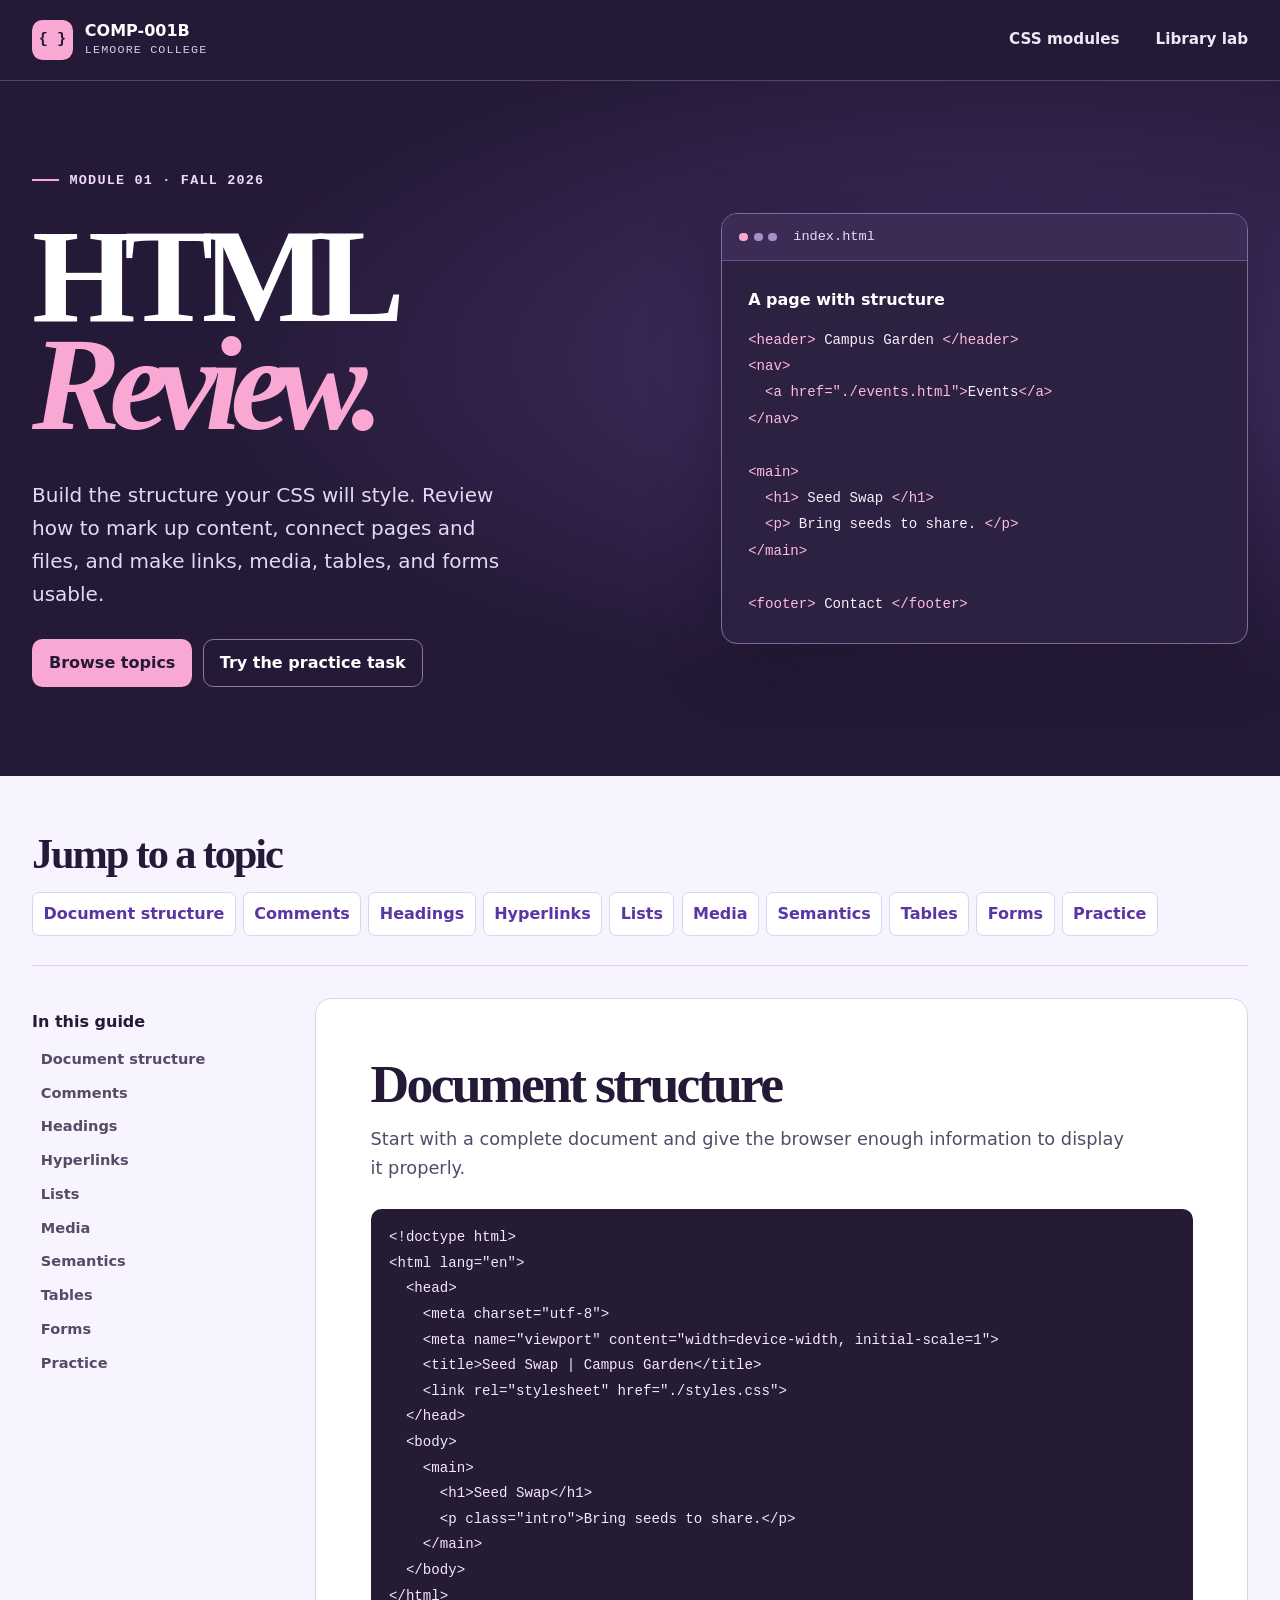
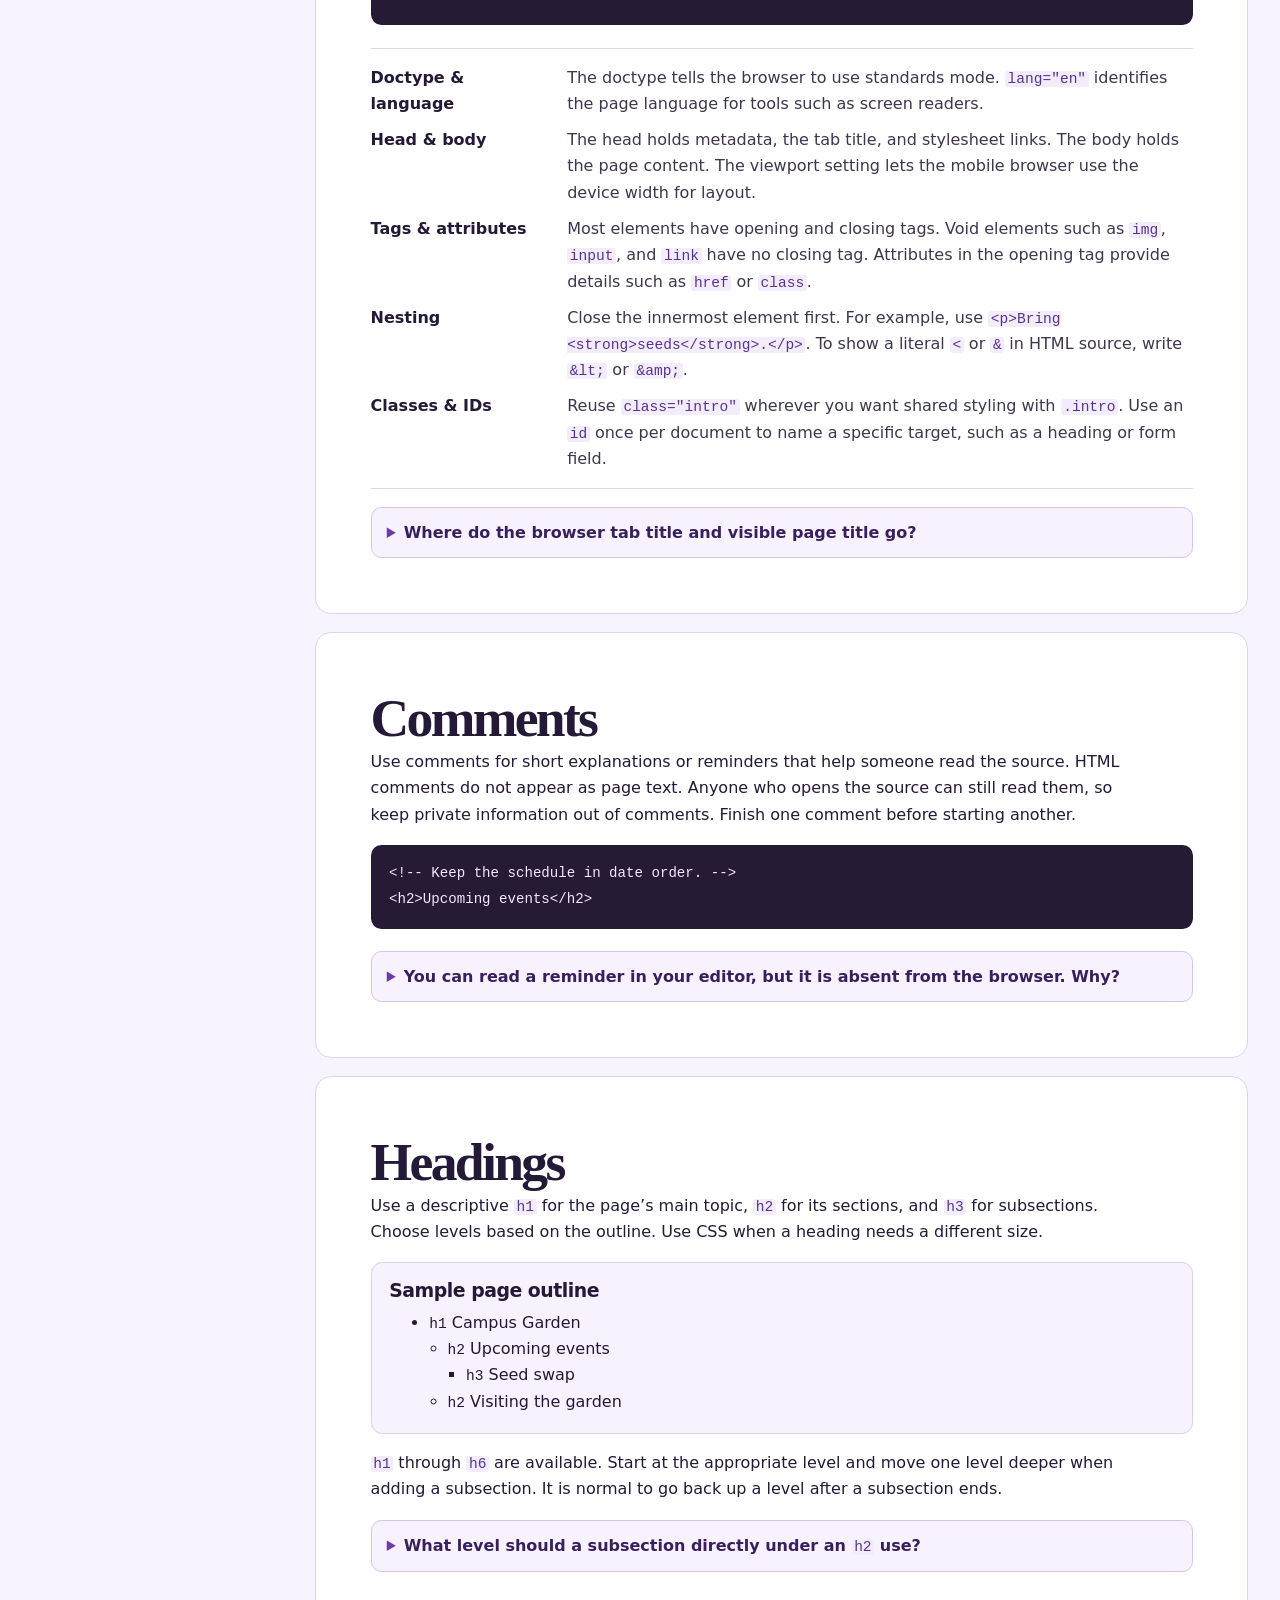
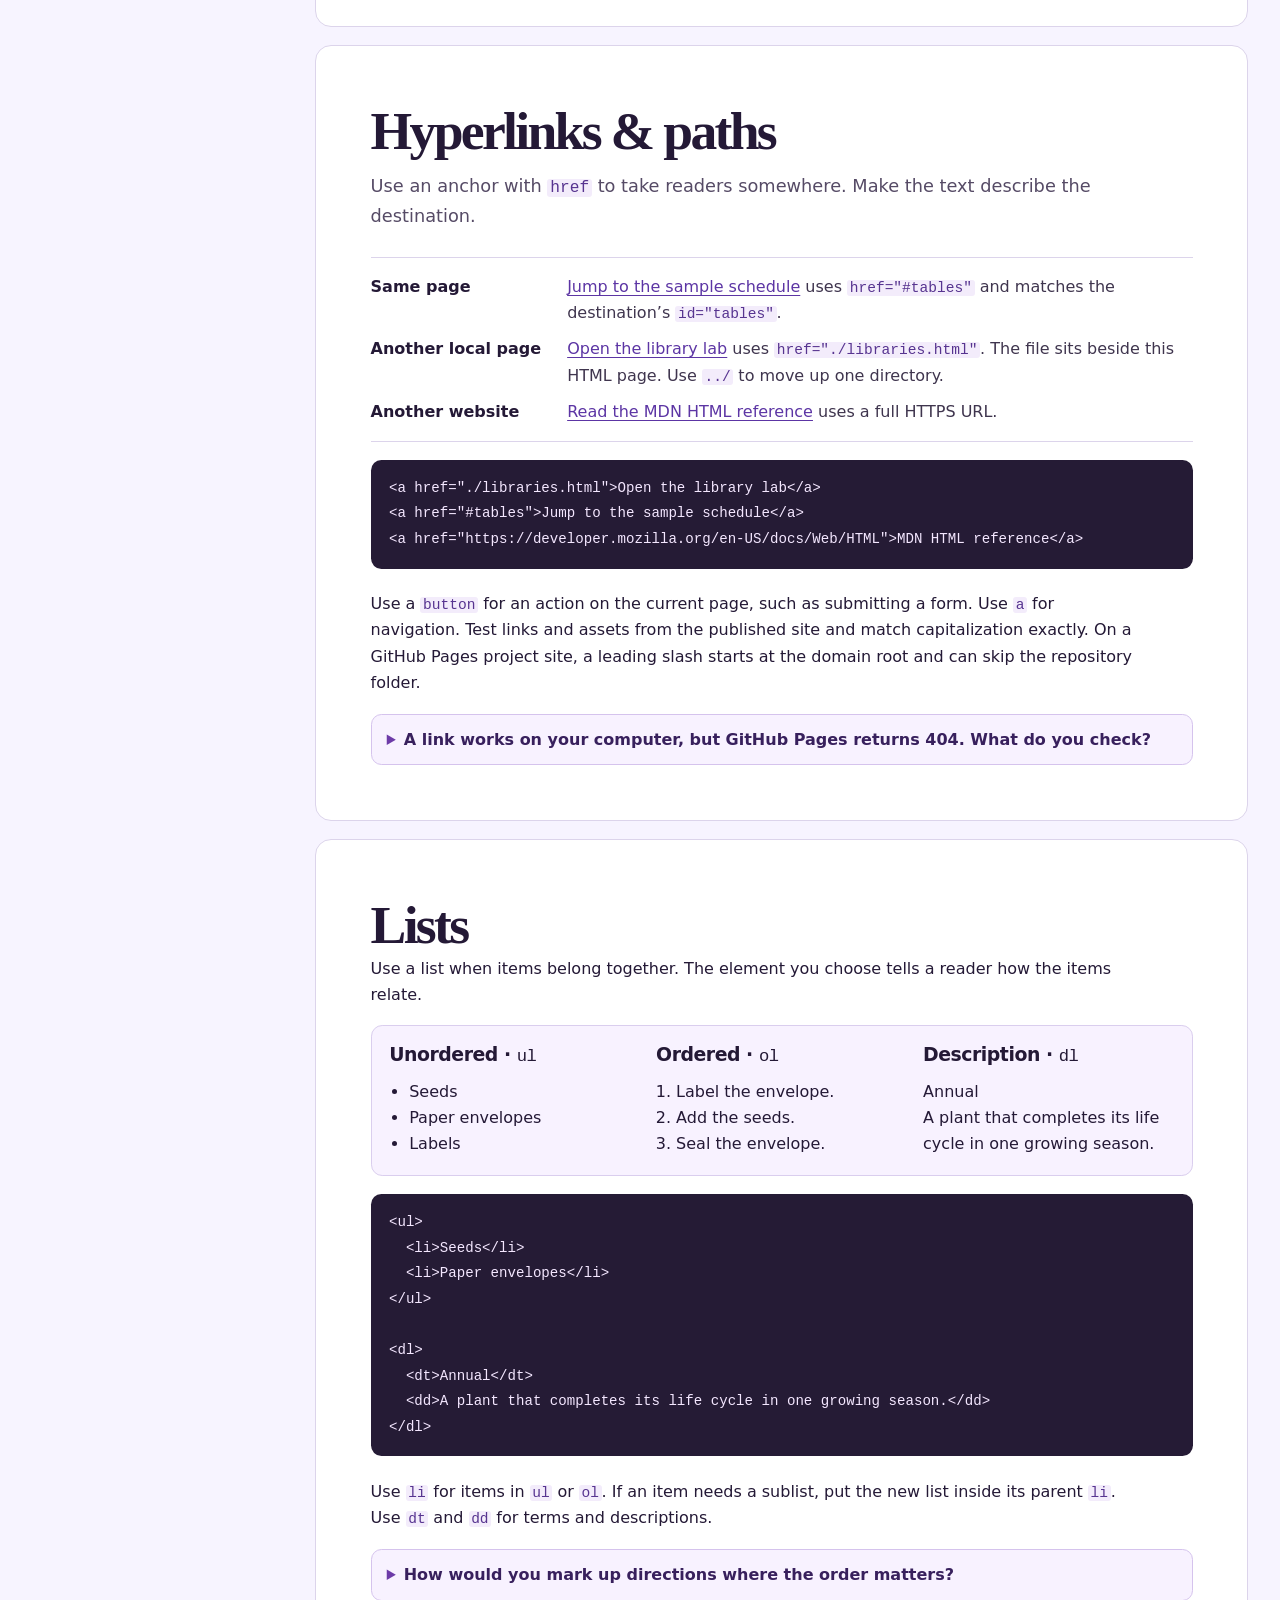
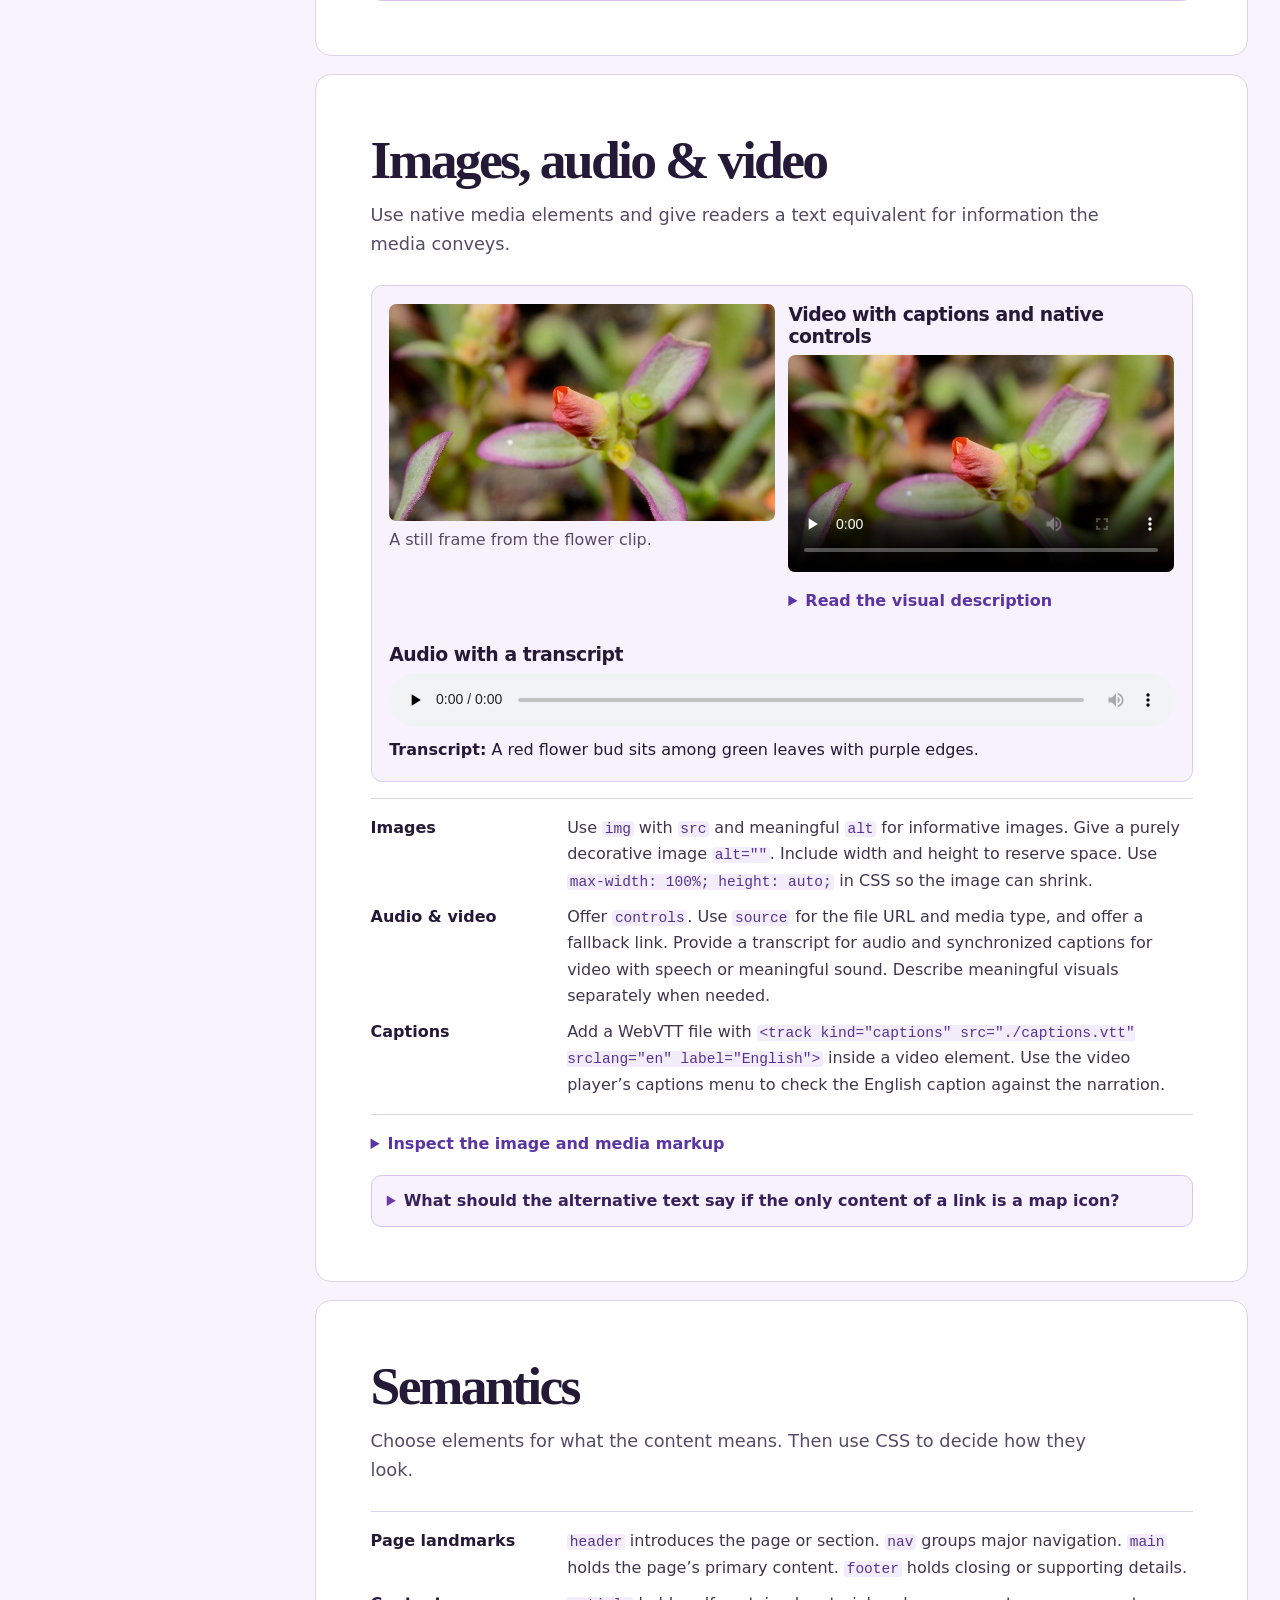
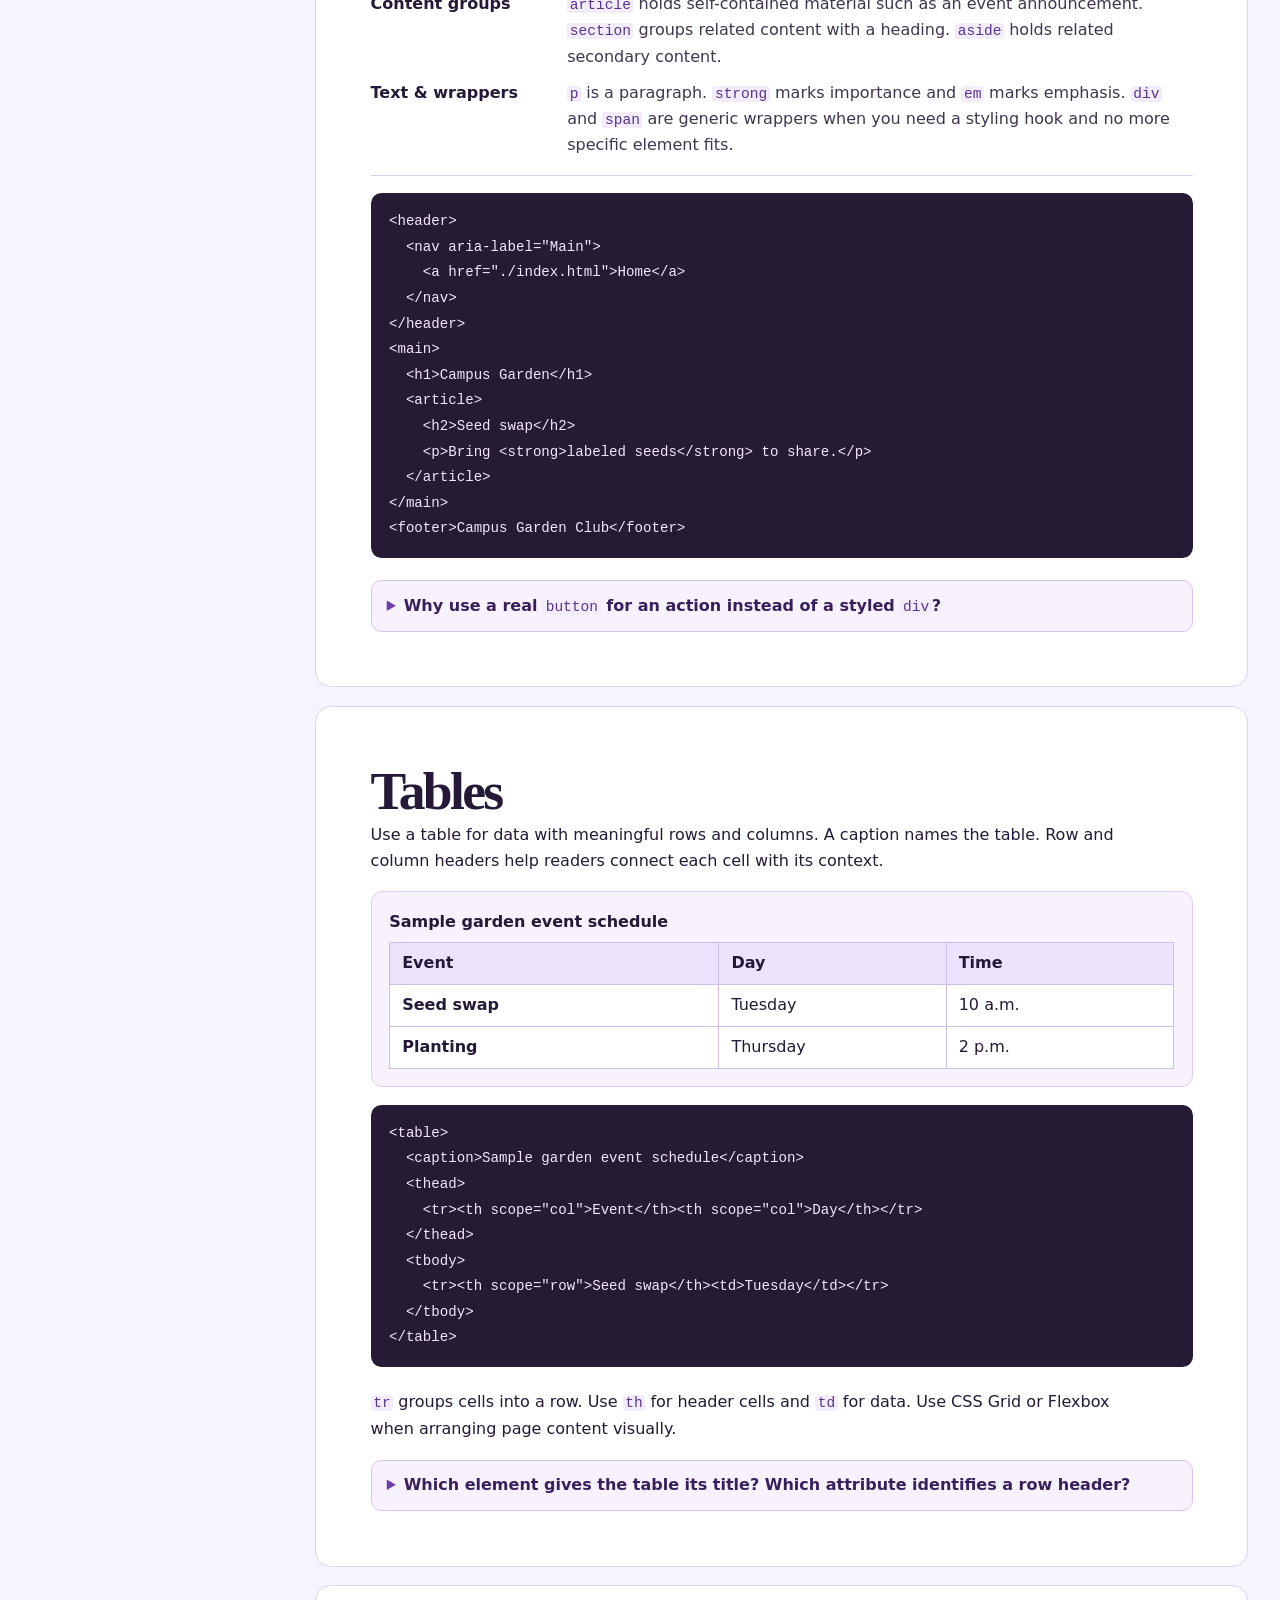
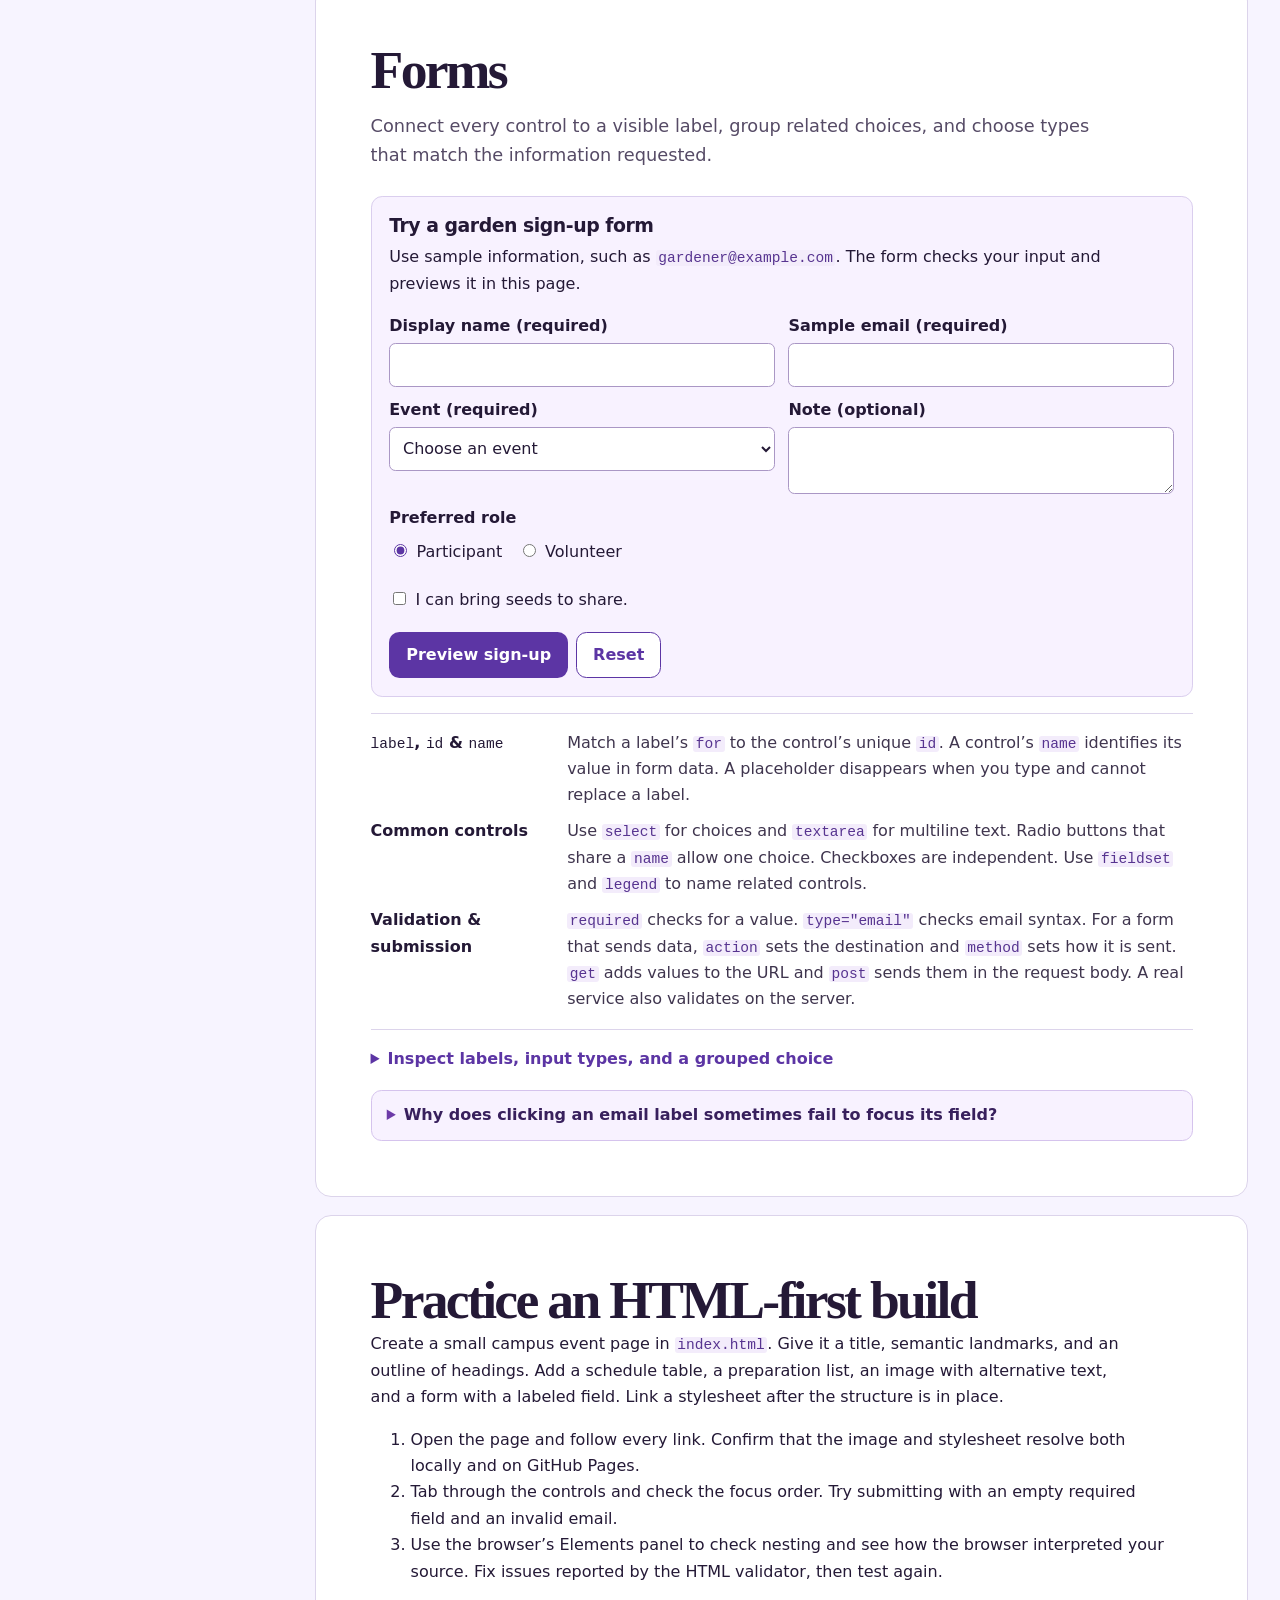
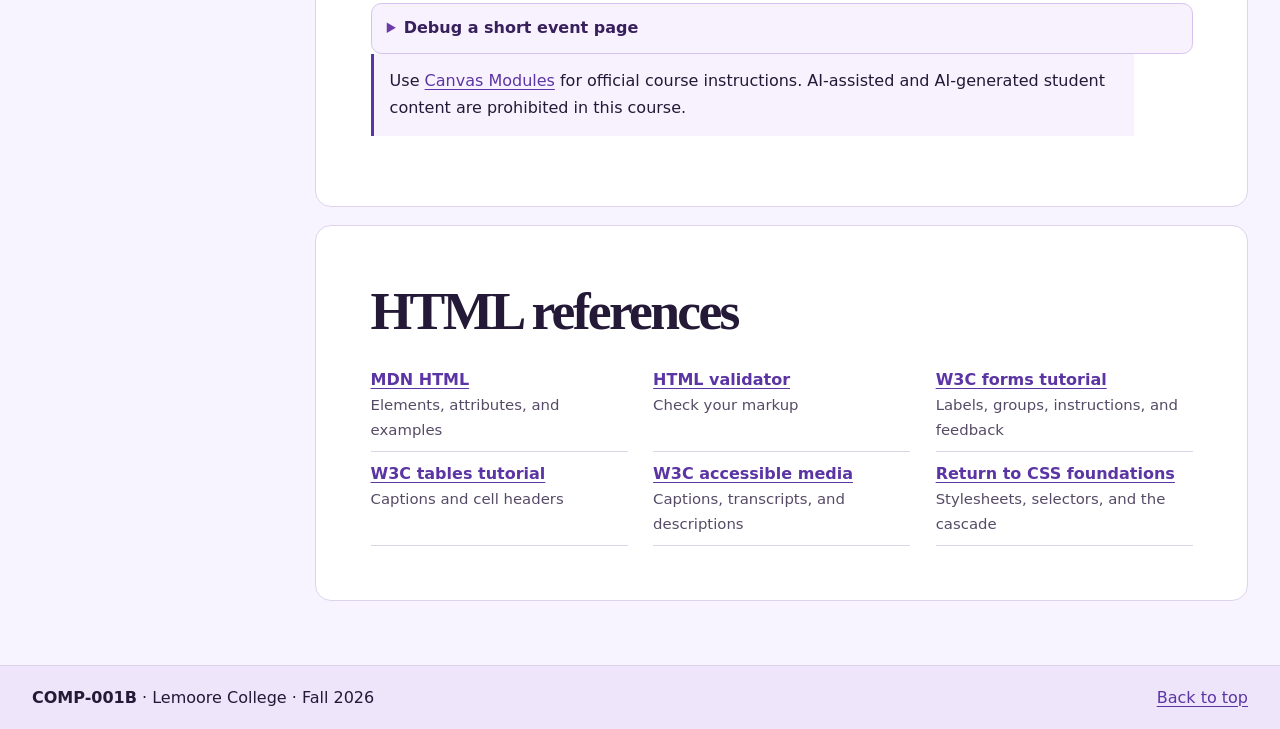
<file: html-review.html>
<!doctype html>
<html lang="en">
<head>
  <meta charset="utf-8">
  <meta name="viewport" content="width=device-width, initial-scale=1">
  <meta name="theme-color" content="#241936">
  <meta name="description" content="Review core HTML skills with accessible examples, a working form, and practice for COMP-001B.">
  <title>HTML Review · COMP-001B · Fall 2026</title>
  <link rel="stylesheet" href="./styles.css">
  <link rel="stylesheet" href="./html-review.css">
  <script src="./html-review.js" defer></script>
</head>
<body>
  <a class="skip" href="#main">Skip to content</a>
  <header class="site-header" id="top">
    <div class="wrap header-inner">
      <a class="brand" href="./"><span class="brand-mark" aria-hidden="true">{ }</span><span>COMP-001B <small>LEMOORE COLLEGE</small></span></a>
      <nav class="site-nav" aria-label="Main">
        <a href="./#modules">CSS modules</a>
        <a href="./libraries.html">Library lab</a>
      </nav>
    </div>
  </header>

  <main id="main">
    <section class="hero html-hero" aria-labelledby="html-title">
      <div class="wrap hero-inner">
        <div class="hero-copy">
          <p class="eyebrow"><span class="accent-line"></span> MODULE 01 · FALL 2026</p>
          <h1 id="html-title">HTML <em>Review.</em></h1>
          <p class="hero-lead">Build the structure your CSS will style. Review how to mark up content, connect pages and files, and make links, media, tables, and forms usable.</p>
          <div class="hero-actions">
            <a class="button button-bright" href="#topics">Browse topics</a>
            <a class="button button-quiet" href="#html-practice">Try the practice task</a>
          </div>
        </div>
        <div class="hero-demo html-outline" role="group" aria-labelledby="outline-label">
          <div class="demo-bar"><span aria-hidden="true" class="window-dots"><i></i><i></i><i></i></span><span>index.html</span></div>
          <div class="hero-demo-body">
            <p class="demo-caption" id="outline-label">A page with structure</p>
            <pre><code><span>&lt;header&gt;</span> Campus Garden <span>&lt;/header&gt;</span>
<span>&lt;nav&gt;</span>
  <span>&lt;a href="./events.html"&gt;</span>Events<span>&lt;/a&gt;</span>
<span>&lt;/nav&gt;</span>

<span>&lt;main&gt;</span>
  <span>&lt;h1&gt;</span> Seed Swap <span>&lt;/h1&gt;</span>
  <span>&lt;p&gt;</span> Bring seeds to share. <span>&lt;/p&gt;</span>
<span>&lt;/main&gt;</span>

<span>&lt;footer&gt;</span> Contact <span>&lt;/footer&gt;</span></code></pre>
          </div>
        </div>
      </div>
    </section>

    <div class="wrap html-guide">
      <section class="html-topics" id="topics" aria-labelledby="topic-title">
        <h2 id="topic-title">Jump to a topic</h2>
        <nav class="html-topic-links" aria-label="HTML topics">
          <a href="#structure">Document structure</a><a href="#comments">Comments</a><a href="#headings">Headings</a>
          <a href="#links">Hyperlinks</a><a href="#lists">Lists</a><a href="#media">Media</a>
          <a href="#semantics">Semantics</a><a href="#tables">Tables</a><a href="#forms">Forms</a>
          <a href="#html-practice">Practice</a>
        </nav>
      </section>

      <div class="study-layout">
        <aside class="contents">
          <nav aria-label="Guide contents">
            <h2>In this guide</h2>
            <a href="#structure"><span>Document structure</span></a>
            <a href="#comments"><span>Comments</span></a>
            <a href="#headings"><span>Headings</span></a>
            <a href="#links"><span>Hyperlinks</span></a>
            <a href="#lists"><span>Lists</span></a>
            <a href="#media"><span>Media</span></a>
            <a href="#semantics"><span>Semantics</span></a>
            <a href="#tables"><span>Tables</span></a>
            <a href="#forms"><span>Forms</span></a>
            <a href="#html-practice"><span>Practice</span></a>
          </nav>
        </aside>

        <div class="lessons">
          <section class="lesson" id="structure" aria-labelledby="structure-title">
            <h2 id="structure-title">Document structure</h2>
            <p class="lesson-lead">Start with a complete document and give the browser enough information to display it properly.</p>
            <pre tabindex="0" aria-label="Complete HTML document with a stylesheet"><code>&lt;!doctype html&gt;
&lt;html lang="en"&gt;
  &lt;head&gt;
    &lt;meta charset="utf-8"&gt;
    &lt;meta name="viewport" content="width=device-width, initial-scale=1"&gt;
    &lt;title&gt;Seed Swap | Campus Garden&lt;/title&gt;
    &lt;link rel="stylesheet" href="./styles.css"&gt;
  &lt;/head&gt;
  &lt;body&gt;
    &lt;main&gt;
      &lt;h1&gt;Seed Swap&lt;/h1&gt;
      &lt;p class="intro"&gt;Bring seeds to share.&lt;/p&gt;
    &lt;/main&gt;
  &lt;/body&gt;
&lt;/html&gt;</code></pre>
            <dl class="definition-list">
              <dt>Doctype &amp; language</dt><dd>The doctype tells the browser to use standards mode. <code>lang="en"</code> identifies the page language for tools such as screen readers.</dd>
              <dt>Head &amp; body</dt><dd>The head holds metadata, the tab title, and stylesheet links. The body holds the page content. The viewport setting lets the mobile browser use the device width for layout.</dd>
              <dt>Tags &amp; attributes</dt><dd>Most elements have opening and closing tags. Void elements such as <code>img</code>, <code>input</code>, and <code>link</code> have no closing tag. Attributes in the opening tag provide details such as <code>href</code> or <code>class</code>.</dd>
              <dt>Nesting</dt><dd>Close the innermost element first. For example, use <code>&lt;p&gt;Bring &lt;strong&gt;seeds&lt;/strong&gt;.&lt;/p&gt;</code>. To show a literal <code>&lt;</code> or <code>&amp;</code> in HTML source, write <code>&amp;lt;</code> or <code>&amp;amp;</code>.</dd>
              <dt>Classes &amp; IDs</dt><dd>Reuse <code>class="intro"</code> wherever you want shared styling with <code>.intro</code>. Use an <code>id</code> once per document to name a specific target, such as a heading or form field.</dd>
            </dl>
            <details class="self-check"><summary>Where do the browser tab title and visible page title go?</summary><p>Put <code>title</code> in the head for the browser tab and <code>h1</code> in the body for the visible page title. Use both so the page is easy to identify in either place.</p></details>
          </section>

          <section class="lesson" id="comments" aria-labelledby="comments-title">
            <h2 id="comments-title">Comments</h2>
            <p>Use comments for short explanations or reminders that help someone read the source. HTML comments do not appear as page text. Anyone who opens the source can still read them, so keep private information out of comments. Finish one comment before starting another.</p>
            <pre tabindex="0" aria-label="HTML comment above a section heading"><code>&lt;!-- Keep the schedule in date order. --&gt;
&lt;h2&gt;Upcoming events&lt;/h2&gt;</code></pre>
            <details class="self-check"><summary>You can read a reminder in your editor, but it is absent from the browser. Why?</summary><p>Text between <code>&lt;!--</code> and <code>--&gt;</code> is a comment. Move information students need into an element such as a paragraph or list.</p></details>
          </section>

          <section class="lesson" id="headings" aria-labelledby="headings-title">
            <h2 id="headings-title">Headings</h2>
            <p>Use a descriptive <code>h1</code> for the page’s main topic, <code>h2</code> for its sections, and <code>h3</code> for subsections. Choose levels based on the outline. Use CSS when a heading needs a different size.</p>
            <div class="html-example">
              <h3>Sample page outline</h3>
              <ul class="heading-outline">
                <li><code>h1</code> Campus Garden
                  <ul>
                    <li><code>h2</code> Upcoming events
                      <ul><li><code>h3</code> Seed swap</li></ul>
                    </li>
                    <li><code>h2</code> Visiting the garden</li>
                  </ul>
                </li>
              </ul>
            </div>
            <p><code>h1</code> through <code>h6</code> are available. Start at the appropriate level and move one level deeper when adding a subsection. It is normal to go back up a level after a subsection ends.</p>
            <details class="self-check"><summary>What level should a subsection directly under an <code>h2</code> use?</summary><p>Use <code>h3</code>. When that subsection ends, the next section at the original level can use <code>h2</code> again.</p></details>
          </section>

          <section class="lesson" id="links" aria-labelledby="links-title">
            <h2 id="links-title">Hyperlinks &amp; paths</h2>
            <p class="lesson-lead">Use an anchor with <code>href</code> to take readers somewhere. Make the text describe the destination.</p>
            <dl class="definition-list">
              <dt>Same page</dt><dd><a href="#tables">Jump to the sample schedule</a> uses <code>href="#tables"</code> and matches the destination’s <code>id="tables"</code>.</dd>
              <dt>Another local page</dt><dd><a href="./libraries.html">Open the library lab</a> uses <code>href="./libraries.html"</code>. The file sits beside this HTML page. Use <code>../</code> to move up one directory.</dd>
              <dt>Another website</dt><dd><a href="https://developer.mozilla.org/en-US/docs/Web/HTML">Read the MDN HTML reference</a> uses a full HTTPS URL.</dd>
            </dl>
            <pre tabindex="0" aria-label="Links to a local page, section, and external reference"><code>&lt;a href="./libraries.html"&gt;Open the library lab&lt;/a&gt;
&lt;a href="#tables"&gt;Jump to the sample schedule&lt;/a&gt;
&lt;a href="https://developer.mozilla.org/en-US/docs/Web/HTML"&gt;MDN HTML reference&lt;/a&gt;</code></pre>
            <p>Use a <code>button</code> for an action on the current page, such as submitting a form. Use <code>a</code> for navigation. Test links and assets from the published site and match capitalization exactly. On a GitHub Pages project site, a leading slash starts at the domain root and can skip the repository folder.</p>
            <details class="self-check"><summary>A link works on your computer, but GitHub Pages returns 404. What do you check?</summary><p>Check the filename, letter case, relative path, and whether the target exists in the published repository. Use DevTools Network to see the exact failed request.</p></details>
          </section>

          <section class="lesson" id="lists" aria-labelledby="lists-title">
            <h2 id="lists-title">Lists</h2>
            <p>Use a list when items belong together. The element you choose tells a reader how the items relate.</p>
            <div class="html-example list-examples">
              <div>
                <h3>Unordered · <code>ul</code></h3>
                <ul><li>Seeds</li><li>Paper envelopes</li><li>Labels</li></ul>
              </div>
              <div>
                <h3>Ordered · <code>ol</code></h3>
                <ol><li>Label the envelope.</li><li>Add the seeds.</li><li>Seal the envelope.</li></ol>
              </div>
              <div>
                <h3>Description · <code>dl</code></h3>
                <dl><dt>Annual</dt><dd>A plant that completes its life cycle in one growing season.</dd></dl>
              </div>
            </div>
            <pre tabindex="0" aria-label="HTML for an unordered list and a description list"><code>&lt;ul&gt;
  &lt;li&gt;Seeds&lt;/li&gt;
  &lt;li&gt;Paper envelopes&lt;/li&gt;
&lt;/ul&gt;

&lt;dl&gt;
  &lt;dt&gt;Annual&lt;/dt&gt;
  &lt;dd&gt;A plant that completes its life cycle in one growing season.&lt;/dd&gt;
&lt;/dl&gt;</code></pre>
            <p>Use <code>li</code> for items in <code>ul</code> or <code>ol</code>. If an item needs a sublist, put the new list inside its parent <code>li</code>. Use <code>dt</code> and <code>dd</code> for terms and descriptions.</p>
            <details class="self-check"><summary>How would you mark up directions where the order matters?</summary><p>Use <code>ol</code> with one <code>li</code> per step. A browser can present the items in order, and a screen reader can identify them as a list.</p></details>
          </section>

          <section class="lesson" id="media" aria-labelledby="media-title">
            <h2 id="media-title">Images, audio &amp; video</h2>
            <p class="lesson-lead">Use native media elements and give readers a text equivalent for information the media conveys.</p>
            <div class="html-example media-examples">
              <figure>
                <img src="./html-media/flower-poster.jpg" width="720" height="405" loading="lazy" alt="A red flower bud among green leaves with purple edges.">
                <figcaption>A still frame from the flower clip.</figcaption>
              </figure>
              <div>
                <h3>Video with captions and native controls</h3>
                <video controls preload="none" poster="./html-media/flower-poster.jpg" width="720" height="405" aria-label="Flower close-up video">
                  <source src="./html-media/flower.mp4" type="video/mp4">
                  <track kind="captions" src="./html-media/flower-captions.vtt" srclang="en" label="English" default>
                  <a href="./html-media/flower.mp4">Download the flower video</a>.
                </video>
                <details class="worked-example"><summary>Read the visual description</summary><p>A close-up centers on a red flower bud among green leaves with purple edges. The background is out of focus.</p></details>
              </div>
              <div class="audio-example">
                <h3>Audio with a transcript</h3>
                <audio controls preload="none" aria-label="Flower description audio">
                  <source src="./html-media/flower-description.m4a" type="audio/mp4">
                  <a href="./html-media/flower-description.m4a">Download the flower description</a>.
                </audio>
                <p><strong>Transcript:</strong> A red flower bud sits among green leaves with purple edges.</p>
              </div>
            </div>
            <dl class="definition-list">
              <dt>Images</dt><dd>Use <code>img</code> with <code>src</code> and meaningful <code>alt</code> for informative images. Give a purely decorative image <code>alt=""</code>. Include width and height to reserve space. Use <code>max-width: 100%; height: auto;</code> in CSS so the image can shrink.</dd>
              <dt>Audio &amp; video</dt><dd>Offer <code>controls</code>. Use <code>source</code> for the file URL and media type, and offer a fallback link. Provide a transcript for audio and synchronized captions for video with speech or meaningful sound. Describe meaningful visuals separately when needed.</dd>
              <dt>Captions</dt><dd>Add a WebVTT file with <code>&lt;track kind="captions" src="./captions.vtt" srclang="en" label="English"&gt;</code> inside a video element. Use the video player’s captions menu to check the English caption against the narration.</dd>
            </dl>
            <details class="worked-example">
              <summary>Inspect the image and media markup</summary>
              <pre tabindex="0" aria-label="Image, video, and audio markup"><code>&lt;img src="./html-media/flower-poster.jpg"
     width="720" height="405" alt="A red flower bud among green leaves with purple edges."&gt;

&lt;video controls preload="none" poster="./html-media/flower-poster.jpg"&gt;
  &lt;source src="./html-media/flower.mp4" type="video/mp4"&gt;
  &lt;track kind="captions" src="./html-media/flower-captions.vtt"
         srclang="en" label="English" default&gt;
  &lt;a href="./html-media/flower.mp4"&gt;Download the flower video&lt;/a&gt;.
&lt;/video&gt;

&lt;audio controls&gt;
  &lt;source src="./html-media/flower-description.m4a" type="audio/mp4"&gt;
&lt;/audio&gt;</code></pre>
              <p>The flower clip and still frame come from the <a href="https://github.com/mdn/interactive-examples/tree/main/live-examples/media/cc0-videos">MDN CC0 video examples</a>. This lesson adds narration and captions.</p>
            </details>
            <details class="self-check"><summary>What should the alternative text say if the only content of a link is a map icon?</summary><p>Describe the destination or action, for example <code>alt="Open the garden map"</code>. If the same link already contains visible text that names the destination, the icon can use <code>alt=""</code>.</p></details>
          </section>

          <section class="lesson" id="semantics" aria-labelledby="semantics-title">
            <h2 id="semantics-title">Semantics</h2>
            <p class="lesson-lead">Choose elements for what the content means. Then use CSS to decide how they look.</p>
            <dl class="definition-list">
              <dt>Page landmarks</dt><dd><code>header</code> introduces the page or section. <code>nav</code> groups major navigation. <code>main</code> holds the page’s primary content. <code>footer</code> holds closing or supporting details.</dd>
              <dt>Content groups</dt><dd><code>article</code> holds self-contained material such as an event announcement. <code>section</code> groups related content with a heading. <code>aside</code> holds related secondary content.</dd>
              <dt>Text &amp; wrappers</dt><dd><code>p</code> is a paragraph. <code>strong</code> marks importance and <code>em</code> marks emphasis. <code>div</code> and <code>span</code> are generic wrappers when you need a styling hook and no more specific element fits.</dd>
            </dl>
            <pre tabindex="0" aria-label="Semantic layout for navigation, an article, and footer"><code>&lt;header&gt;
  &lt;nav aria-label="Main"&gt;
    &lt;a href="./index.html"&gt;Home&lt;/a&gt;
  &lt;/nav&gt;
&lt;/header&gt;
&lt;main&gt;
  &lt;h1&gt;Campus Garden&lt;/h1&gt;
  &lt;article&gt;
    &lt;h2&gt;Seed swap&lt;/h2&gt;
    &lt;p&gt;Bring &lt;strong&gt;labeled seeds&lt;/strong&gt; to share.&lt;/p&gt;
  &lt;/article&gt;
&lt;/main&gt;
&lt;footer&gt;Campus Garden Club&lt;/footer&gt;</code></pre>
            <details class="self-check"><summary>Why use a real <code>button</code> for an action instead of a styled <code>div</code>?</summary><p>A native button already participates in keyboard navigation, supports keyboard activation, and exposes its role to assistive technology. Apply your visual styles to the button.</p></details>
          </section>

          <section class="lesson" id="tables" aria-labelledby="tables-title">
            <h2 id="tables-title">Tables</h2>
            <p>Use a table for data with meaningful rows and columns. A caption names the table. Row and column headers help readers connect each cell with its context.</p>
            <div class="html-example">
              <table class="schedule-table">
                <caption>Sample garden event schedule</caption>
                <thead>
                  <tr><th scope="col">Event</th><th scope="col">Day</th><th scope="col">Time</th></tr>
                </thead>
                <tbody>
                  <tr><th scope="row">Seed swap</th><td>Tuesday</td><td>10 a.m.</td></tr>
                  <tr><th scope="row">Planting</th><td>Thursday</td><td>2 p.m.</td></tr>
                </tbody>
              </table>
            </div>
            <pre tabindex="0" aria-label="Accessible table caption, headers, and data cells"><code>&lt;table&gt;
  &lt;caption&gt;Sample garden event schedule&lt;/caption&gt;
  &lt;thead&gt;
    &lt;tr&gt;&lt;th scope="col"&gt;Event&lt;/th&gt;&lt;th scope="col"&gt;Day&lt;/th&gt;&lt;/tr&gt;
  &lt;/thead&gt;
  &lt;tbody&gt;
    &lt;tr&gt;&lt;th scope="row"&gt;Seed swap&lt;/th&gt;&lt;td&gt;Tuesday&lt;/td&gt;&lt;/tr&gt;
  &lt;/tbody&gt;
&lt;/table&gt;</code></pre>
            <p><code>tr</code> groups cells into a row. Use <code>th</code> for header cells and <code>td</code> for data. Use CSS Grid or Flexbox when arranging page content visually.</p>
            <details class="self-check"><summary>Which element gives the table its title? Which attribute identifies a row header?</summary><p><code>caption</code> names the table. Use <code>scope="row"</code> on the <code>th</code> that labels that row.</p></details>
          </section>

          <section class="lesson" id="forms" aria-labelledby="forms-title">
            <h2 id="forms-title">Forms</h2>
            <p class="lesson-lead">Connect every control to a visible label, group related choices, and choose types that match the information requested.</p>
            <div class="html-example">
              <h3 id="signup-title">Try a garden sign-up form</h3>
              <p id="form-instructions">Use sample information, such as <code>gardener@example.com</code>. The form checks your input and previews it in this page.</p>
              <form id="garden-form" aria-labelledby="signup-title" aria-describedby="form-instructions">
                <div class="form-grid">
                  <div class="form-field">
                    <label for="garden-name">Display name (required)</label>
                    <input id="garden-name" name="display-name" type="text" required maxlength="40" pattern=".*\S.*" title="Enter at least one non-space character.">
                  </div>
                  <div class="form-field">
                    <label for="garden-email">Sample email (required)</label>
                    <input id="garden-email" name="email" type="email" required maxlength="100">
                  </div>
                  <div class="form-field">
                    <label for="garden-event">Event (required)</label>
                    <select id="garden-event" name="event" required>
                      <option value="">Choose an event</option>
                      <option value="Seed swap">Seed swap</option>
                      <option value="Planting">Planting</option>
                    </select>
                  </div>
                  <div class="form-field">
                    <label for="garden-note">Note (optional)</label>
                    <textarea id="garden-note" name="note" rows="2" maxlength="120"></textarea>
                  </div>
                </div>
                <fieldset class="form-choice">
                  <legend>Preferred role</legend>
                  <label><input type="radio" name="role" value="Participant" checked> Participant</label>
                  <label><input type="radio" name="role" value="Volunteer"> Volunteer</label>
                </fieldset>
                <label class="form-option"><input type="checkbox" name="bring-seeds" value="yes"> I can bring seeds to share.</label>
                <div class="form-actions">
                  <button class="button lab-link" type="submit" disabled>Preview sign-up</button>
                  <button class="button html-reset" type="reset">Reset</button>
                </div>
              </form>
              <p class="form-result" id="form-preview" role="status"></p>
              <noscript><p>The preview uses JavaScript. The markup and self-check below are still available.</p></noscript>
            </div>
            <dl class="definition-list">
              <dt><code>label</code>, <code>id</code> &amp; <code>name</code></dt><dd>Match a label’s <code>for</code> to the control’s unique <code>id</code>. A control’s <code>name</code> identifies its value in form data. A placeholder disappears when you type and cannot replace a label.</dd>
              <dt>Common controls</dt><dd>Use <code>select</code> for choices and <code>textarea</code> for multiline text. Radio buttons that share a <code>name</code> allow one choice. Checkboxes are independent. Use <code>fieldset</code> and <code>legend</code> to name related controls.</dd>
              <dt>Validation &amp; submission</dt><dd><code>required</code> checks for a value. <code>type="email"</code> checks email syntax. For a form that sends data, <code>action</code> sets the destination and <code>method</code> sets how it is sent. <code>get</code> adds values to the URL and <code>post</code> sends them in the request body. A real service also validates on the server.</dd>
            </dl>
            <details class="worked-example">
              <summary>Inspect labels, input types, and a grouped choice</summary>
              <pre tabindex="0" aria-label="HTML form labels, email validation, and radio buttons"><code>&lt;form&gt;
  &lt;label for="email"&gt;Sample email (required)&lt;/label&gt;
  &lt;input id="email" name="email" type="email" required&gt;

  &lt;fieldset&gt;
    &lt;legend&gt;Preferred role&lt;/legend&gt;
    &lt;label&gt;&lt;input type="radio" name="role" value="participant" checked&gt; Participant&lt;/label&gt;
    &lt;label&gt;&lt;input type="radio" name="role" value="volunteer"&gt; Volunteer&lt;/label&gt;
  &lt;/fieldset&gt;

  &lt;button type="submit"&gt;Preview sign-up&lt;/button&gt;
&lt;/form&gt;</code></pre>
              <p>The live example uses a short script to show a preview inside the page. GitHub Pages serves the HTML, CSS, and JavaScript for the demo.</p>
            </details>
            <details class="self-check"><summary>Why does clicking an email label sometimes fail to focus its field?</summary><p>Check that the label’s <code>for</code> value matches the field’s <code>id</code> exactly and that the ID appears only once. The <code>name</code> value serves a different purpose.</p></details>
          </section>

          <section class="lesson practice" id="html-practice" aria-labelledby="html-practice-title">
            <h2 id="html-practice-title">Practice an HTML-first build</h2>
            <p>Create a small campus event page in <code>index.html</code>. Give it a title, semantic landmarks, and an outline of headings. Add a schedule table, a preparation list, an image with alternative text, and a form with a labeled field. Link a stylesheet after the structure is in place.</p>
            <ol>
              <li>Open the page and follow every link. Confirm that the image and stylesheet resolve both locally and on GitHub Pages.</li>
              <li>Tab through the controls and check the focus order. Try submitting with an empty required field and an invalid email.</li>
              <li>Use the browser’s Elements panel to check nesting and see how the browser interpreted your source. Fix issues reported by the HTML validator, then test again.</li>
            </ol>
            <details class="self-check">
              <summary>Debug a short event page</summary>
              <pre tabindex="0" aria-label="HTML with heading, link, and label mistakes"><code>&lt;h1&gt;Campus Garden&lt;/h1&gt;
&lt;h3&gt;Next event&lt;/h3&gt;
&lt;a href="#schedule"&gt;See the schedule&lt;/a&gt;
&lt;h2 id="timetable"&gt;Schedule&lt;/h2&gt;
&lt;label for="mail"&gt;Email&lt;/label&gt;
&lt;input id="email" type="email"&gt;</code></pre>
              <p>Make “Next event” an <code>h2</code> if it is a top-level section. Make the link fragment and heading ID match. Connect the label to <code>id="email"</code> and add a <code>name</code> if the value should go with form data.</p>
            </details>
            <p class="course-note">Use <a href="https://whccd.instructure.com/courses/30392/modules">Canvas Modules</a> for official course instructions. AI-assisted and AI-generated student content are prohibited in this course.</p>
          </section>

          <section class="lesson references" id="html-references" aria-labelledby="html-reference-title">
            <h2 id="html-reference-title">HTML references</h2>
            <ul class="reference-list">
              <li><a href="https://developer.mozilla.org/en-US/docs/Web/HTML">MDN HTML</a><span>Elements, attributes, and examples</span></li>
              <li><a href="https://validator.w3.org/nu/">HTML validator</a><span>Check your markup</span></li>
              <li><a href="https://www.w3.org/WAI/tutorials/forms/">W3C forms tutorial</a><span>Labels, groups, instructions, and feedback</span></li>
              <li><a href="https://www.w3.org/WAI/tutorials/tables/">W3C tables tutorial</a><span>Captions and cell headers</span></li>
              <li><a href="https://www.w3.org/WAI/media/av/">W3C accessible media</a><span>Captions, transcripts, and descriptions</span></li>
              <li><a href="./#foundations">Return to CSS foundations</a><span>Stylesheets, selectors, and the cascade</span></li>
            </ul>
          </section>
        </div>
      </div>
    </div>
  </main>

  <footer class="site-footer">
    <div class="wrap footer-inner"><p><strong>COMP-001B</strong> · Lemoore College · Fall 2026</p><a href="#top">Back to top</a></div>
  </footer>
</body>
</html>
</file>
<file: styles.css>
:root {
  color-scheme: light;
  --page: #f7f4ff;
  --paper: #fff;
  --ink: #241936;
  --muted: #564b66;
  --line: #dcd4eb;
  --primary: #5c35a4;
  --accent: #f9a8d4;
  --serif: Georgia, "Times New Roman", serif;
  --mono: ui-monospace, SFMono-Regular, Consolas, monospace;
}

*, *::before, *::after { box-sizing: border-box; }
[hidden] { display: none !important; }

body {
  margin: 0;
  background: var(--page);
  color: var(--ink);
  font: 1rem/1.65 system-ui, -apple-system, BlinkMacSystemFont, "Segoe UI", sans-serif;
}

a { color: var(--primary); text-underline-offset: .2em; }
a:hover { text-decoration-thickness: .13em; }
a, button, summary, input, select, pre { outline-offset: 4px; }
:focus-visible { outline: 3px solid #7545c1; }
button, input, select { font: inherit; }
button, select, summary { cursor: pointer; }
button { line-height: 1.2; }
code { font: .91em/1.6 var(--mono); overflow-wrap: anywhere; }
p { margin-block: 0 1em; }
h1, h2, h3 { margin: 0; line-height: 1.14; }
h1, h2 { font-family: var(--serif); font-weight: 600; }
h2 { font-size: clamp(2.2rem, 5vw, 3.35rem); letter-spacing: -.05em; }
h3 { font-size: 1.18rem; letter-spacing: -.025em; }
section[id] { scroll-margin-block-start: 1rem; }

.wrap { width: min(76rem, 100% - 3rem); margin-inline: auto; }

.skip {
  position: absolute;
  left: 1rem;
  top: 1rem;
  z-index: 3;
  padding: .6rem 1rem;
  background: #fff;
  color: var(--ink);
  transform: translateY(-200%);
}
.skip:focus { transform: none; }

.site-header { background: var(--ink); color: #fff; border-bottom: 1px solid #54446b; }
.header-inner, .footer-inner {
  display: flex;
  align-items: center;
  justify-content: space-between;
  flex-wrap: wrap;
  gap: .6rem 1.5rem;
}
.header-inner { min-height: 5rem; padding-block: .85rem; }
.brand {
  display: inline-flex;
  align-items: center;
  gap: .75rem;
  text-decoration: none;
  color: #fff;
  font-weight: 750;
  line-height: 1.3;
}
.brand small { display: block; color: #d8cbe8; font: .73rem/1.4 var(--mono); letter-spacing: .1em; }
.brand-mark {
  display: grid;
  width: 2.55rem;
  height: 2.55rem;
  place-items: center;
  border-radius: .65rem;
  background: var(--accent);
  color: var(--ink);
  font: bold .95rem/1 var(--mono);
}
.site-nav { display: flex; flex-wrap: wrap; column-gap: clamp(.85rem, 3vw, 2.25rem); }
.site-nav a {
  align-content: center;
  min-height: 2.75rem;
  color: #eeE7f5;
  font-size: .95rem;
  font-weight: 600;
  text-decoration: none;
}
.site-nav a:hover { text-decoration: underline; }
.site-header :focus-visible, .hero :focus-visible { outline-color: var(--accent); }

.hero {
  color: #fff;
  background-color: #241936;
  background-image: radial-gradient(ellipse at 80% 40%, #463068 0%, transparent 58%);
  overflow: clip;
}
.hero-inner {
  display: grid;
  grid-template-columns: minmax(0, 1fr) minmax(0, .88fr);
  align-items: center;
  gap: clamp(2.2rem, 7vw, 7rem);
  padding-block: clamp(3.3rem, 7vw, 6.5rem);
}
.eyebrow {
  color: var(--primary);
  font: 700 .84rem/1.45 var(--mono);
  letter-spacing: .09em;
  margin-bottom: .75rem;
}
.hero .eyebrow { color: #f1d8ff; display: flex; gap: .65rem; align-items: center; }
.accent-line { width: 1.7rem; height: 2px; background: var(--accent); }
.hero h1 { font-size: clamp(4.5rem, 10.4vw, 8.5rem); line-height: .81; letter-spacing: -.085em; margin: .25em 0 .3em; }
.hero h1 em { color: var(--accent); font-weight: inherit; }
.hero-lead { font-size: clamp(1.04rem, 2vw, 1.25rem); color: #e4daef; max-width: 39ch; margin-bottom: 1.75rem; }
.hero-actions { display: flex; flex-wrap: wrap; gap: .65rem; }
.button {
  display: inline-flex;
  align-items: center;
  justify-content: center;
  min-height: 2.9rem;
  border: 1px solid transparent;
  border-radius: .65rem;
  padding: .6rem 1rem;
  font-weight: 700;
  text-decoration: none;
}
.button-bright { background: var(--accent); color: var(--ink); }
.button-bright:hover { background: #ffc5e4; }
.button-quiet { border-color: #8e7aa9; color: #fff; }
.button-quiet:hover { background: #423153; }
.lab-link { background: var(--primary); color: #fff; }
.lab-link:hover { background: #482682; text-decoration: underline; }

.hero-demo {
  min-width: 0;
  margin: 0;
  border: 1px solid #806ca0;
  border-radius: 1rem;
  background: #2c2141;
  box-shadow: 0 1.2rem 4rem #120d2170;
  overflow: hidden;
}
.demo-bar {
  display: flex;
  align-items: center;
  gap: 1rem;
  border-bottom: 1px solid #665381;
  padding: .85rem 1.1rem;
  color: #e8daff;
  background: #3c2c55;
  font: .85rem/1.4 var(--mono);
}
.window-dots { display: flex; gap: .36rem; }
.window-dots i { width: .55rem; height: .55rem; border-radius: 50%; background: #a88fc8; }
.window-dots i:first-child { background: var(--accent); }
.hero-demo-body { padding: clamp(1rem, 3vw, 1.65rem); }
.demo-caption { font-weight: 700; margin-block-end: .8rem; }
.js-only { display: none; }
.js .topic-search { display: block; }
.js .mode-buttons, .js .grid-control { display: flex; flex-wrap: wrap; gap: .42rem; }
.mode-buttons button, .grid-control button {
  border: 1px solid #917ea9;
  border-radius: .44rem;
  padding: .5rem .8rem;
  min-height: 2.55rem;
  background: transparent;
  color: inherit;
  font-size: .91rem;
  font-weight: 700;
}
.mode-buttons button:hover { background: #483563; }
.mode-buttons [aria-pressed="true"], .mode-buttons [aria-pressed="true"]:hover { background: #eddbff; border-color: #eddbff; color: var(--ink); }

.layout-preview {
  display: grid;
  grid-template-columns: minmax(0, 2fr) minmax(0, 1fr);
  grid-template-rows: 2.2rem 6.35rem 2.2rem;
  gap: .45rem;
  margin-block: 1rem;
}
.layout-preview span {
  display: grid;
  place-items: center;
  min-width: 0;
  padding: .2rem;
  border-radius: .35rem;
  background: #ddc4fd;
  color: #281739;
  font: 700 .87rem/1.15 var(--mono);
  overflow-wrap: anywhere;
  text-align: center;
}
.layout-preview span:first-child, .layout-preview span:last-child { grid-column: 1 / -1; background: #65469a; color: #fff; }
.layout-preview span:nth-child(3) { background: var(--accent); }
.layout-preview[data-layout="flex"] { display: flex; align-items: center; min-height: 11.65rem; }
.layout-preview[data-layout="flex"] span { flex: 1; min-height: 4rem; }
.layout-preview[data-layout="block"] { display: block; min-height: 11.65rem; }
.layout-preview[data-layout="block"] span { min-height: 2.55rem; margin-bottom: .45rem; }
.demo-code {
  display: flex;
  flex-wrap: wrap;
  justify-content: space-between;
  align-items: baseline;
  gap: .25rem 1rem;
  margin: 0;
  color: #e3d6f5;
  font-size: .94rem;
}
.demo-code code { color: #ffd1ea; }

.module-map { padding-block: clamp(2.7rem, 6vw, 5rem); }
.section-intro {
  display: flex;
  justify-content: space-between;
  align-items: end;
  flex-wrap: wrap;
  gap: .8rem 2rem;
}
.section-intro p:not(.eyebrow) { margin: .7rem 0 0; color: var(--muted); max-width: 64ch; }
.topic-search { width: min(100%, 18.5rem); }
.topic-search label, .box-controls label { display: block; font-size: .9rem; font-weight: 750; }
.topic-search input {
  width: 100%;
  min-height: 2.8rem;
  padding: .4rem .75rem;
  border: 1px solid #aa98c7;
  border-radius: .48rem;
  background: var(--paper);
  color: var(--ink);
}
.topic-search input::placeholder { color: #6a5c7a; }
.search-status { margin: .7rem 0 0; color: var(--muted); }
.search-status:empty { margin: 0; }

.module-cards {
  list-style: none;
  padding: 0;
  margin: 1.5rem 0 0;
  display: grid;
  grid-template-columns: repeat(4, minmax(0, 1fr));
  gap: .75rem;
}
.module-cards li:last-child { grid-column: span 2; }
.module-cards a {
  display: flex;
  flex-direction: column;
  height: 100%;
  color: var(--ink);
  text-decoration: none;
  min-height: 9.4rem;
  padding: 1rem 1.05rem;
  border: 1px solid var(--line);
  border-radius: .8rem;
  background: var(--paper);
}
.module-cards li:last-child a { background: #eee3fc; border-color: #dbcaef; }
.module-cards a:hover { border-color: #9877cb; background: #fdfaff; }
.module-cards a:hover h3 { text-decoration: underline; text-underline-offset: .2em; }
.module-number {
  align-self: start;
  background: #f1e9fc;
  color: #53278f;
  padding: .23rem .45rem;
  border-radius: .35rem;
  font: 700 .83rem/1.25 var(--mono);
  margin-bottom: .7rem;
}
.module-cards li:last-child .module-number { background: #fff; }
.module-cards p { color: var(--muted); margin: .42rem 0 0; font-size: .95rem; line-height: 1.48; }

.study-layout {
  display: grid;
  grid-template-columns: 14.5rem minmax(0, 1fr);
  gap: clamp(1.5rem, 4vw, 4rem);
  align-items: start;
  border-top: 1px solid var(--line);
  padding-block: 2rem 4rem;
}
.contents { position: sticky; top: 1.5rem; }
.contents h2 { font: 750 1rem/1.35 system-ui, sans-serif; letter-spacing: 0; margin: .8rem 0 .6rem; }
.contents a {
  display: flex;
  align-items: baseline;
  gap: .65rem;
  padding: .35rem .55rem;
  border-radius: .4rem;
  color: var(--primary);
  font: 700 .82rem/1.55 var(--mono);
  text-decoration: none;
}
.contents a span { color: var(--muted); font: 600 .91rem/1.55 system-ui, sans-serif; }
.contents a:hover, .contents a[aria-current="location"] { background: #ede1fa; }
.contents a:hover span, .contents a[aria-current="location"] span { color: var(--ink); }

.lessons { min-width: 0; }
.lesson {
  border: 1px solid var(--line);
  background: var(--paper);
  padding: clamp(1.15rem, 4.25vw, 3.55rem);
  border-radius: 1rem;
  margin-block-end: 1.15rem;
  overflow-wrap: anywhere;
}
.lesson:last-child { margin-block-end: 0; }
.lesson .lesson-lead { margin: .65rem 0 1.6rem; color: var(--muted); font-size: 1.11rem; max-width: 67ch; }
.lesson h3 { margin: 1.45rem 0 .5rem; }
.lesson :where(p, dd, li) { max-width: 75ch; }
.lesson p code, .lesson dd code, .lesson summary code {
  color: #573490;
  background: #f3ecfb;
  padding-inline: .18em;
  border-radius: .2em;
}
.lesson pre {
  margin: 1.1rem 0 1.4rem;
  padding: 1rem 1.15rem;
  overflow: auto;
  border-radius: .65rem;
  background: #251b35;
  color: #f4e7ff;
  font-size: .97rem;
}
.lesson pre code { overflow-wrap: normal; }
.definition-list {
  display: grid;
  grid-template-columns: minmax(8rem, .29fr) minmax(0, 1fr);
  gap: .6rem .95rem;
  padding: 1rem 0;
  margin: 1rem 0;
  border-block: 1px solid var(--line);
}
.definition-list dt { font-weight: 750; }
.definition-list dd { margin: 0; color: #3f354e; }

.worked-example { margin-block: 1rem; }
.worked-example summary { color: var(--primary); font-weight: 720; }
.worked-example p { margin-block: .65rem; }

.self-check {
  margin-block-start: 1.1rem;
  border: 1px solid #d5c3ed;
  border-radius: .65rem;
  background: #f8f2ff;
  padding: 0 .95rem;
}
.self-check summary { padding: .72rem 0; color: #38205d; font-weight: 730; }
.self-check summary::marker { color: #6d3ba8; }
.self-check summary:hover { text-decoration: underline; text-underline-offset: .2em; }
.self-check p { margin: 0 0 .8rem; }

.lab {
  background: #f6f0ff;
  border: 1px solid #decef2;
  border-radius: .75rem;
  padding: 1rem 1.05rem;
  margin-block: 1.4rem;
}
.lab h3 { margin: 0 0 .75rem; }
.box-lab {
  display: flex;
  flex-wrap: wrap;
  align-items: center;
  gap: .7rem 1.45rem;
}
.js .box-controls { display: grid; gap: .26rem; }
.box-controls select {
  appearance: none;
  padding: .38rem 2rem .38rem .6rem;
  background-color: white;
  background-image: linear-gradient(45deg, transparent 50%, #5c35a4 50%), linear-gradient(135deg, #5c35a4 50%, transparent 50%);
  background-position: right .9rem center, right .6rem center;
  background-size: .3rem .3rem;
  background-repeat: no-repeat;
  border: 1px solid #a791c6;
  border-radius: .4rem;
  color: var(--ink);
}
.box-controls input { width: 100%; accent-color: var(--primary); }
.box-workspace { min-width: 0; display: grid; place-items: center; min-height: 6rem; flex: 1 1 13rem; border: 1px dashed #b297ce; border-radius: .45rem; padding: .45rem; }
.box-demo {
  box-sizing: content-box;
  width: 120px;
  border: 4px solid #624299;
  padding: 12px;
  background: #edd3fb;
  border-radius: .2rem;
}
.box-demo span { display: block; background: #f9a8d4; white-space: nowrap; text-align: center; font: 700 .81rem/1.55 var(--mono); }
.lab-output { margin: .7rem 0 0; color: var(--muted); }
.lab-output strong { color: var(--ink); }
.grid-control button:hover { background: #eee1fa; }
.grid-control [aria-pressed="true"], .grid-control [aria-pressed="true"]:hover { background: var(--primary); border-color: var(--primary); color: #fff; }
.grid-frame {
  container-type: inline-size;
  width: 100%;
  margin-block-start: .7rem;
  border: 1px dashed #b297ce;
  border-radius: .45rem;
  padding: .52rem;
}
.grid-frame[data-width="narrow"] { width: min(100%, 15rem); }
.grid-sample { display: grid; grid-template-columns: minmax(0, 1fr); gap: .42rem; }
@container (min-width: 25rem) {
  .grid-sample { grid-template-columns: repeat(3, minmax(0, 1fr)); }
}
.grid-sample span { padding: .55rem; text-align: center; background: #e7d4fc; border-radius: .35rem; color: #3d215e; font-weight: 650; }

.swatches {
  list-style: none;
  padding: 0;
  display: grid;
  grid-template-columns: repeat(auto-fit, minmax(min(100%, 7.5rem), 1fr));
  gap: .55rem;
}
.swatches li { display: grid; gap: .1rem; padding: .48rem; border: 1px solid var(--line); border-radius: .55rem; }
.swatches strong, .swatches code { padding-inline: .2rem; }
.swatch { height: 2.6rem; border: 1px solid #d9cce8; border-radius: .35rem; }
.swatch-surface { background: var(--page); }
.swatch-ink { background: var(--ink); }
.swatch-action { background: var(--primary); }
.swatch-accent { background: var(--accent); }

.practice-questions { display: grid; gap: .55rem; margin: 1rem 0 1.45rem; }
.practice-questions .self-check { margin: 0; }
.course-note { padding: .9rem 1rem; border-inline-start: 3px solid var(--primary); background: #f8f2ff; }
.course-note p { margin: 0; }
.reference-list {
  list-style: none;
  padding: 0;
  margin-bottom: 0;
  display: grid;
  grid-template-columns: repeat(auto-fit, minmax(min(100%, 15rem), 1fr));
  column-gap: 1.6rem;
}
.reference-list li { padding: .55rem 0; border-bottom: 1px solid var(--line); }
.reference-list a { font-weight: 700; }
.reference-list span { display: block; color: var(--muted); font-size: .93rem; }
.site-footer { border-top: 1px solid var(--line); background: #eee5fa; color: var(--ink); }
.footer-inner { padding-block: 1.15rem; }
.footer-inner p { margin: 0; }

@media (max-width: 65rem) {
  .hero-inner { gap: 2.3rem; }
  .module-cards { grid-template-columns: repeat(3, minmax(0, 1fr)); }
  .module-cards li:last-child { grid-column: auto; }
  .study-layout { grid-template-columns: 12.5rem minmax(0, 1fr); }
}
@media (max-width: 48rem) {
  .hero-inner, .study-layout { grid-template-columns: minmax(0, 1fr); }
  .hero-demo { max-width: 35rem; }
  .contents { display: none; }
  .module-cards { grid-template-columns: repeat(2, minmax(0, 1fr)); }
}
@media (max-width: 29rem) {
  .wrap { width: calc(100% - 1.75rem); }
  .header-inner { padding-block: .7rem .25rem; }
  .hero h1 { font-size: clamp(3.5rem, 19vw, 5.5rem); }
  .module-cards, .definition-list { grid-template-columns: minmax(0, 1fr); }
  .module-cards a { min-height: 0; }
  .definition-list dd + dt { margin-block-start: .5rem; }
}

@media print {
  .site-header, .hero-demo, .hero-actions, .module-map, .contents, .site-footer, .skip, .js .js-only { display: none; }
  body, .hero, .lesson { background: white; color: black; }
  .wrap { width: 100%; }
  .hero-inner, .study-layout { display: block; padding-block: 0; }
  .hero h1 { font-size: 2.4rem; margin: .45rem 0; letter-spacing: -.04em; }
  .hero h1 br { display: none; }
  .hero h1 em, .hero .eyebrow, .hero-lead { color: black; }
  .lesson { border: 0; padding: .5rem 0; }
  .lesson pre { background: #f2f2f2; color: black; white-space: pre-wrap; }
  .lab, pre, .self-check { break-inside: avoid; }
}
</file>
<file: html-review.css>
.html-hero h1 em { display: block; }
.html-outline pre {
  margin: 0;
  color: #f9eefc;
  white-space: pre-wrap;
  overflow-wrap: anywhere;
}
.html-outline code { font-size: .88rem; }
.html-outline code span { color: #ffbadf; }
.html-topics { padding-block: clamp(1.75rem, 5vw, 3.4rem) 1.8rem; }
.html-topics h2 { font-size: clamp(1.9rem, 4vw, 2.65rem); margin-bottom: .85rem; }
.html-topic-links { display: flex; flex-wrap: wrap; gap: .45rem; }
.html-topic-links a {
  display: inline-flex;
  align-items: center;
  min-height: 2.75rem;
  padding: .25rem .65rem;
  border: 1px solid var(--line);
  border-radius: .45rem;
  background: #fff;
  font-weight: 650;
  text-decoration: none;
}
.html-topic-links a:hover { background: #ede1fa; text-decoration: underline; }

.html-example {
  margin-block: 1rem;
  padding: clamp(.7rem, 3vw, 1.1rem);
  background: #f8f2ff;
  border: 1px solid #daceee;
  border-radius: .7rem;
}
.html-example h3 { margin: 0 0 .5rem; }
.heading-outline, .list-examples :where(ul, ol, dl) { margin-block: 0; }
.heading-outline ul { padding-inline-start: 1.15rem; }
.list-examples {
  display: grid;
  grid-template-columns: repeat(auto-fit, minmax(min(100%, 11rem), 1fr));
  gap: .65rem 1rem;
}
.list-examples dd { margin-inline-start: 0; }
.list-examples :where(ul, ol) { padding-inline-start: 1.25rem; }

.media-examples {
  display: grid;
  grid-template-columns: repeat(2, minmax(0, 1fr));
  gap: .85rem;
}
.media-examples figure { margin: 0; }
.media-examples :where(img, video, audio) { display: block; max-width: 100%; }
.media-examples :where(img, video) { width: 100%; height: auto; border-radius: .45rem; }
.media-examples audio { width: 100%; }
.media-examples figcaption { margin-top: .4rem; color: var(--muted); }
.audio-example { grid-column: 1 / -1; }
.audio-example p { margin: .6rem 0 0; }

.schedule-table {
  width: 100%;
  table-layout: fixed;
  border-collapse: collapse;
  background: #fff;
}
.schedule-table caption { padding: 0 0 .4rem; font-weight: 750; text-align: start; }
.schedule-table :where(th, td) {
  padding: .45rem clamp(.3rem, 2vw, .75rem);
  border: 1px solid #cdbfe3;
  text-align: start;
  vertical-align: top;
}
.schedule-table th:first-child { width: 42%; }
.schedule-table thead th { background: #eee3fc; }

.form-grid {
  display: grid;
  grid-template-columns: repeat(2, minmax(0, 1fr));
  gap: .65rem .85rem;
}
.form-field { display: grid; align-content: start; gap: .2rem; }
.form-field label, .form-choice legend { font-weight: 700; }
.form-field :where(input, select, textarea) {
  width: 100%;
  min-height: 2.75rem;
  padding: .4rem .55rem;
  border: 1px solid #aa97c5;
  border-radius: .4rem;
  background: #fff;
  color: var(--ink);
  font: inherit;
}
.form-field textarea { resize: vertical; }
.form-choice { min-width: 0; padding: .25rem 0 0; margin: .7rem 0; border: 0; }
.form-choice legend { padding: 0; }
.form-choice label, .form-option {
  display: inline-flex;
  align-items: baseline;
  gap: .4rem;
  min-height: 2.35rem;
  padding: .18rem .65rem .18rem 0;
  cursor: pointer;
}
.form-choice input, .form-option input { accent-color: var(--primary); }
.form-actions { display: flex; flex-wrap: wrap; gap: .5rem; margin-top: .6rem; }
.form-actions button:disabled { opacity: .65; cursor: not-allowed; }
.html-reset { border-color: var(--primary); background: #fff; color: var(--primary); }
.html-reset:hover { background: #eee3fc; }
.form-result { margin: .65rem 0 0; font-weight: 700; }
.form-result:empty { margin: 0; }

@media (max-width: 36rem) {
  .media-examples, .form-grid { grid-template-columns: minmax(0, 1fr); }
}

@media print {
  .html-topics, .form-actions { display: none; }
}
</file>
